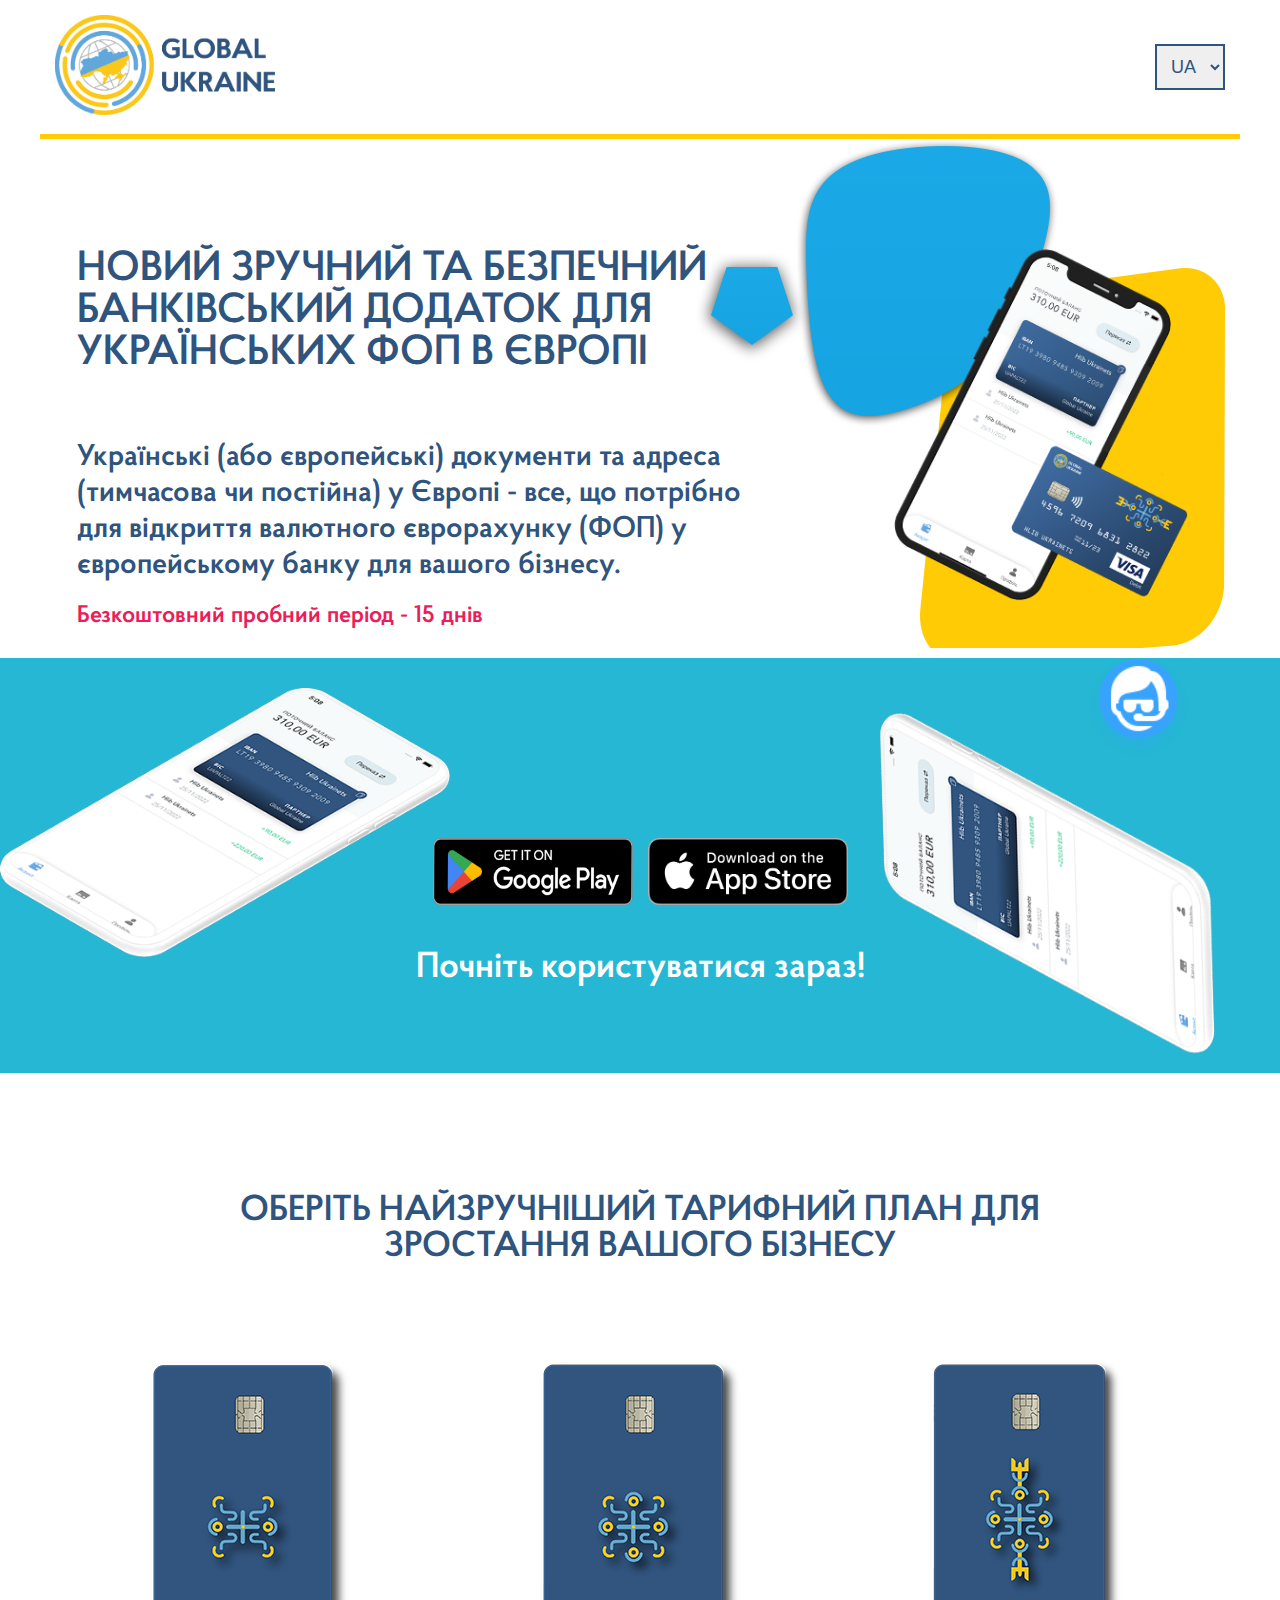
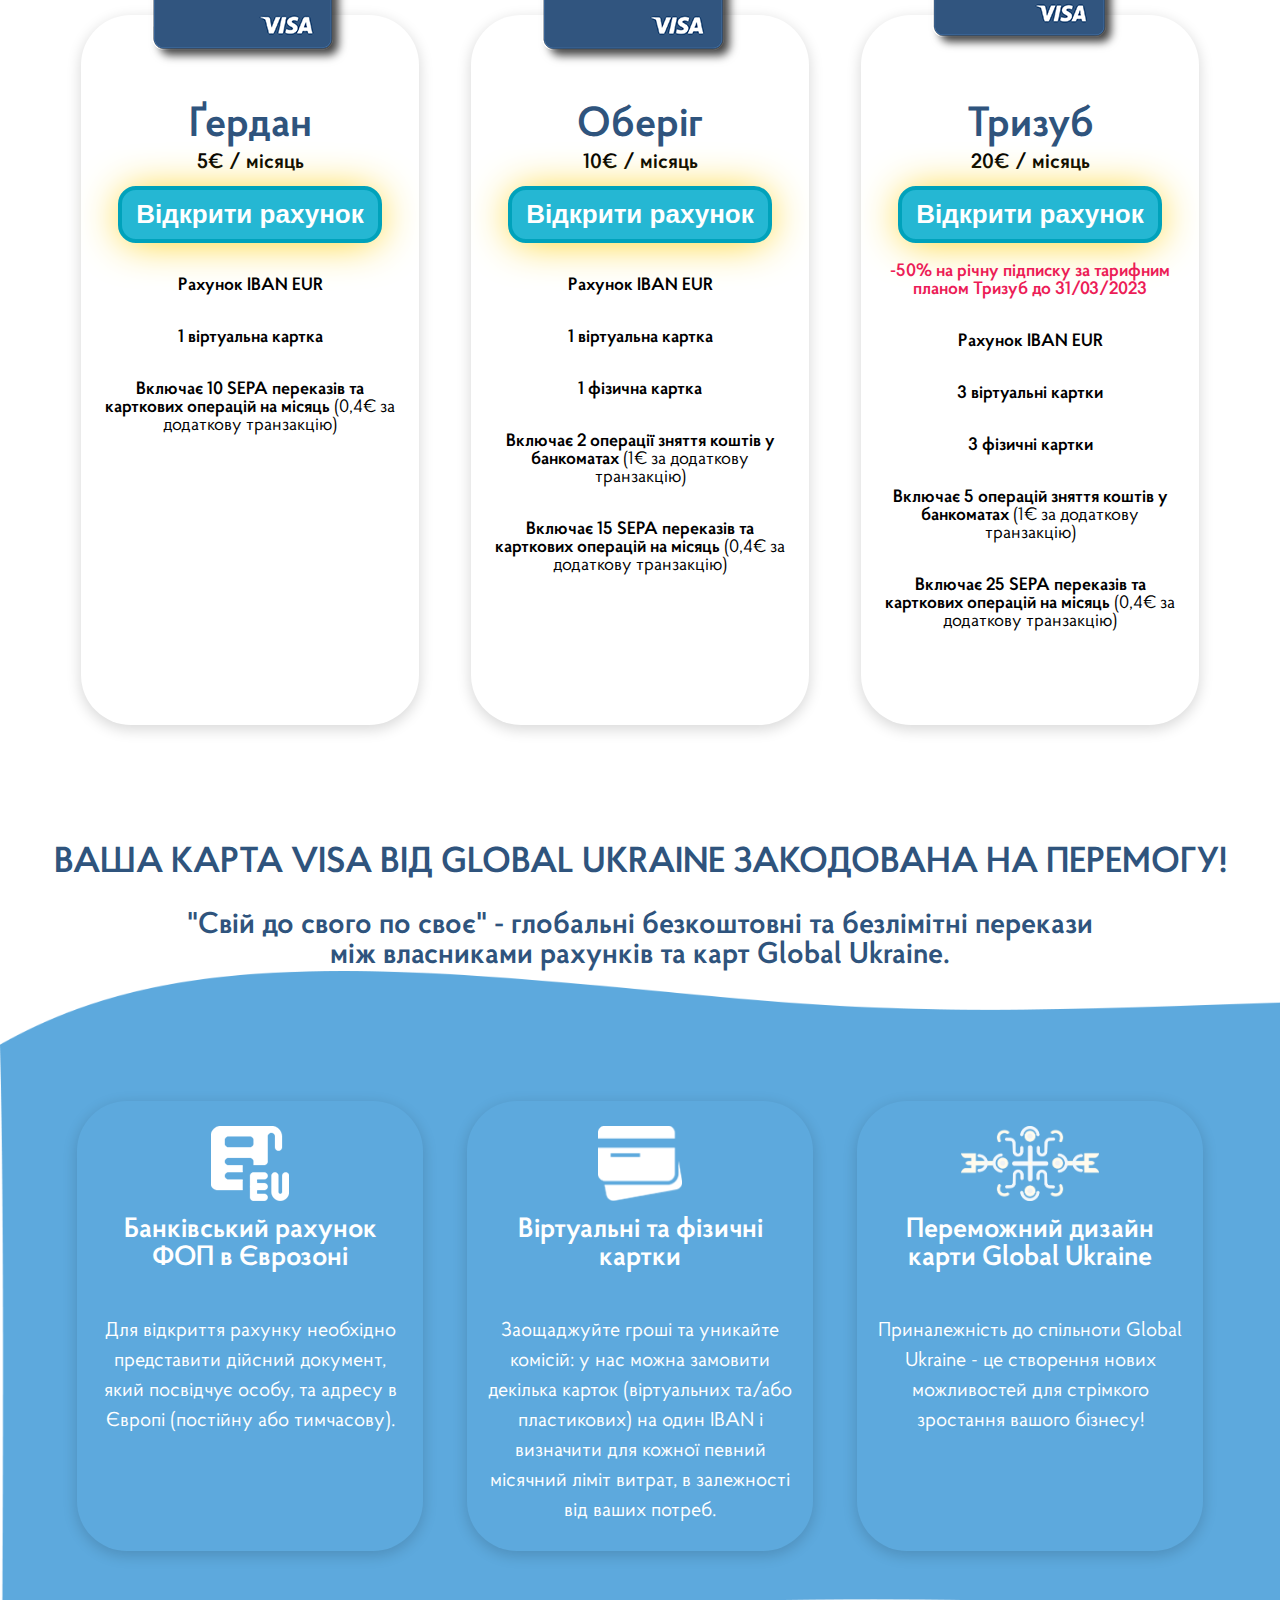
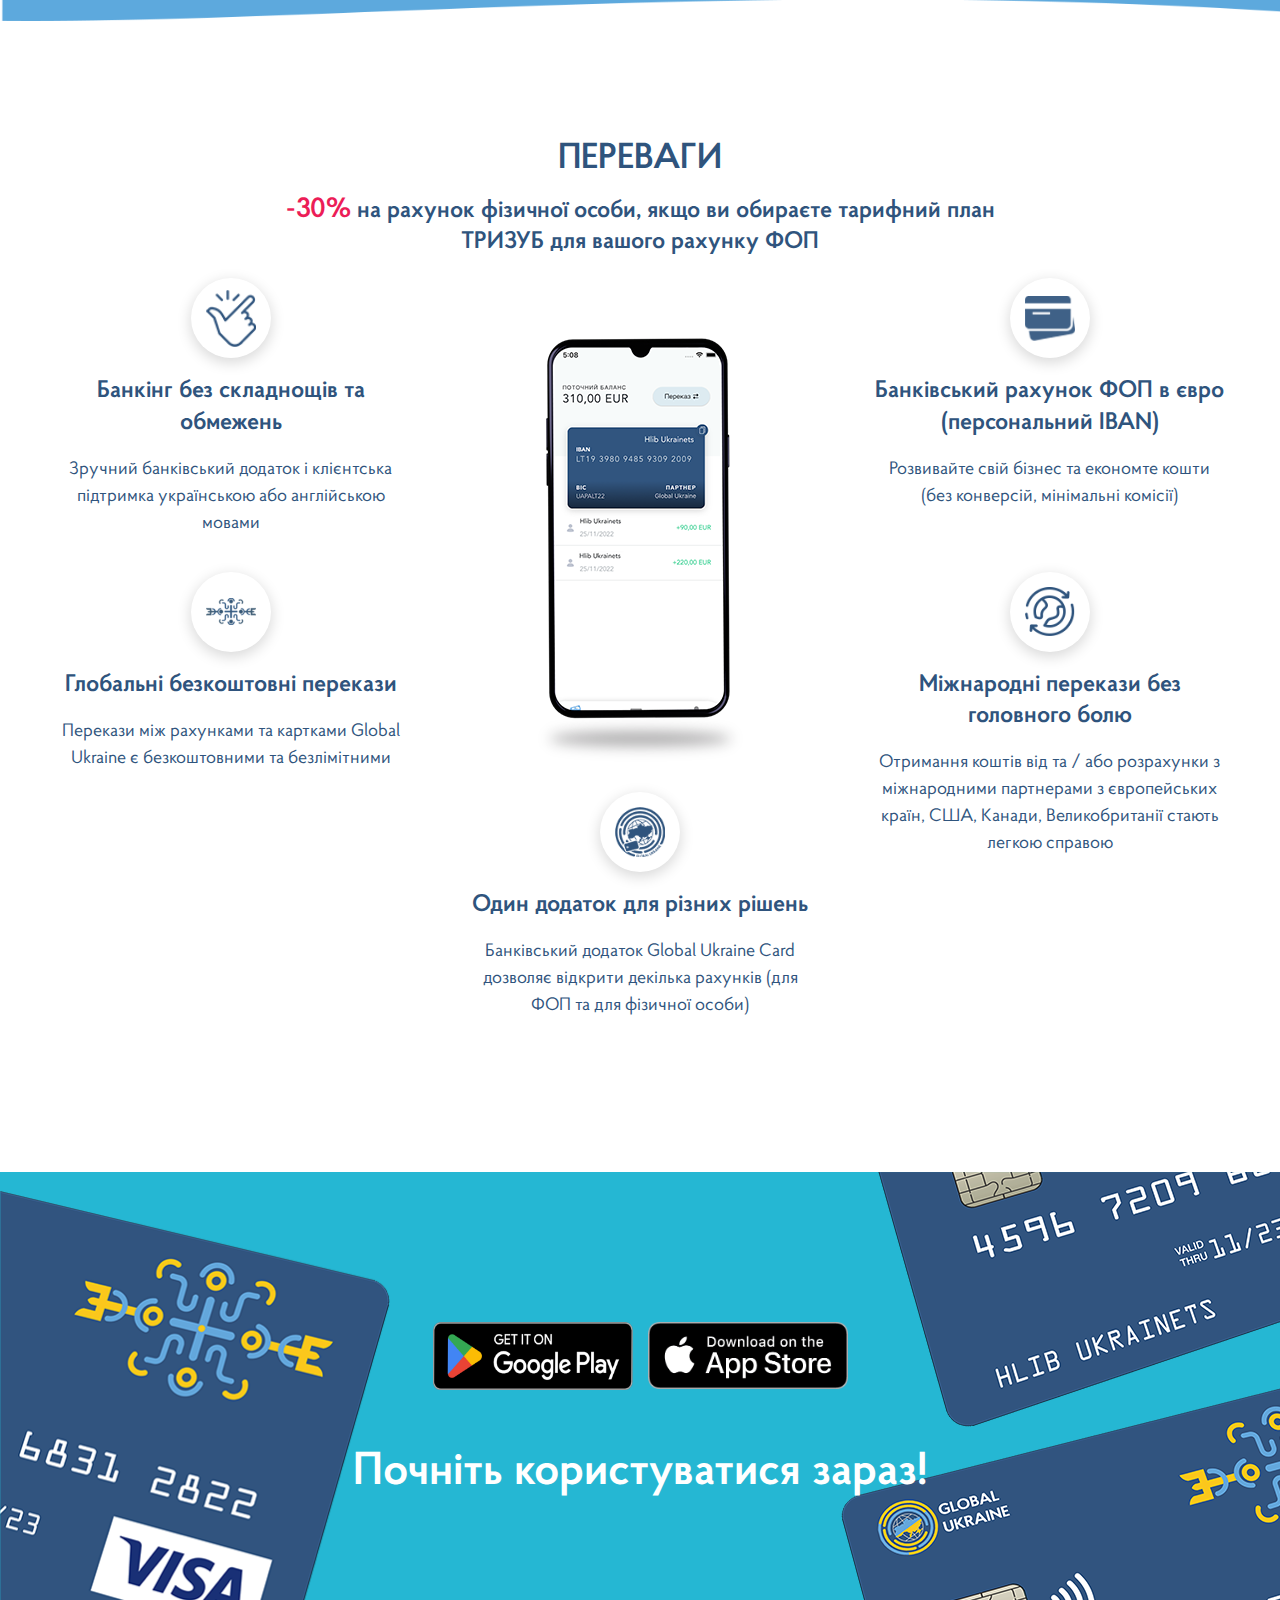
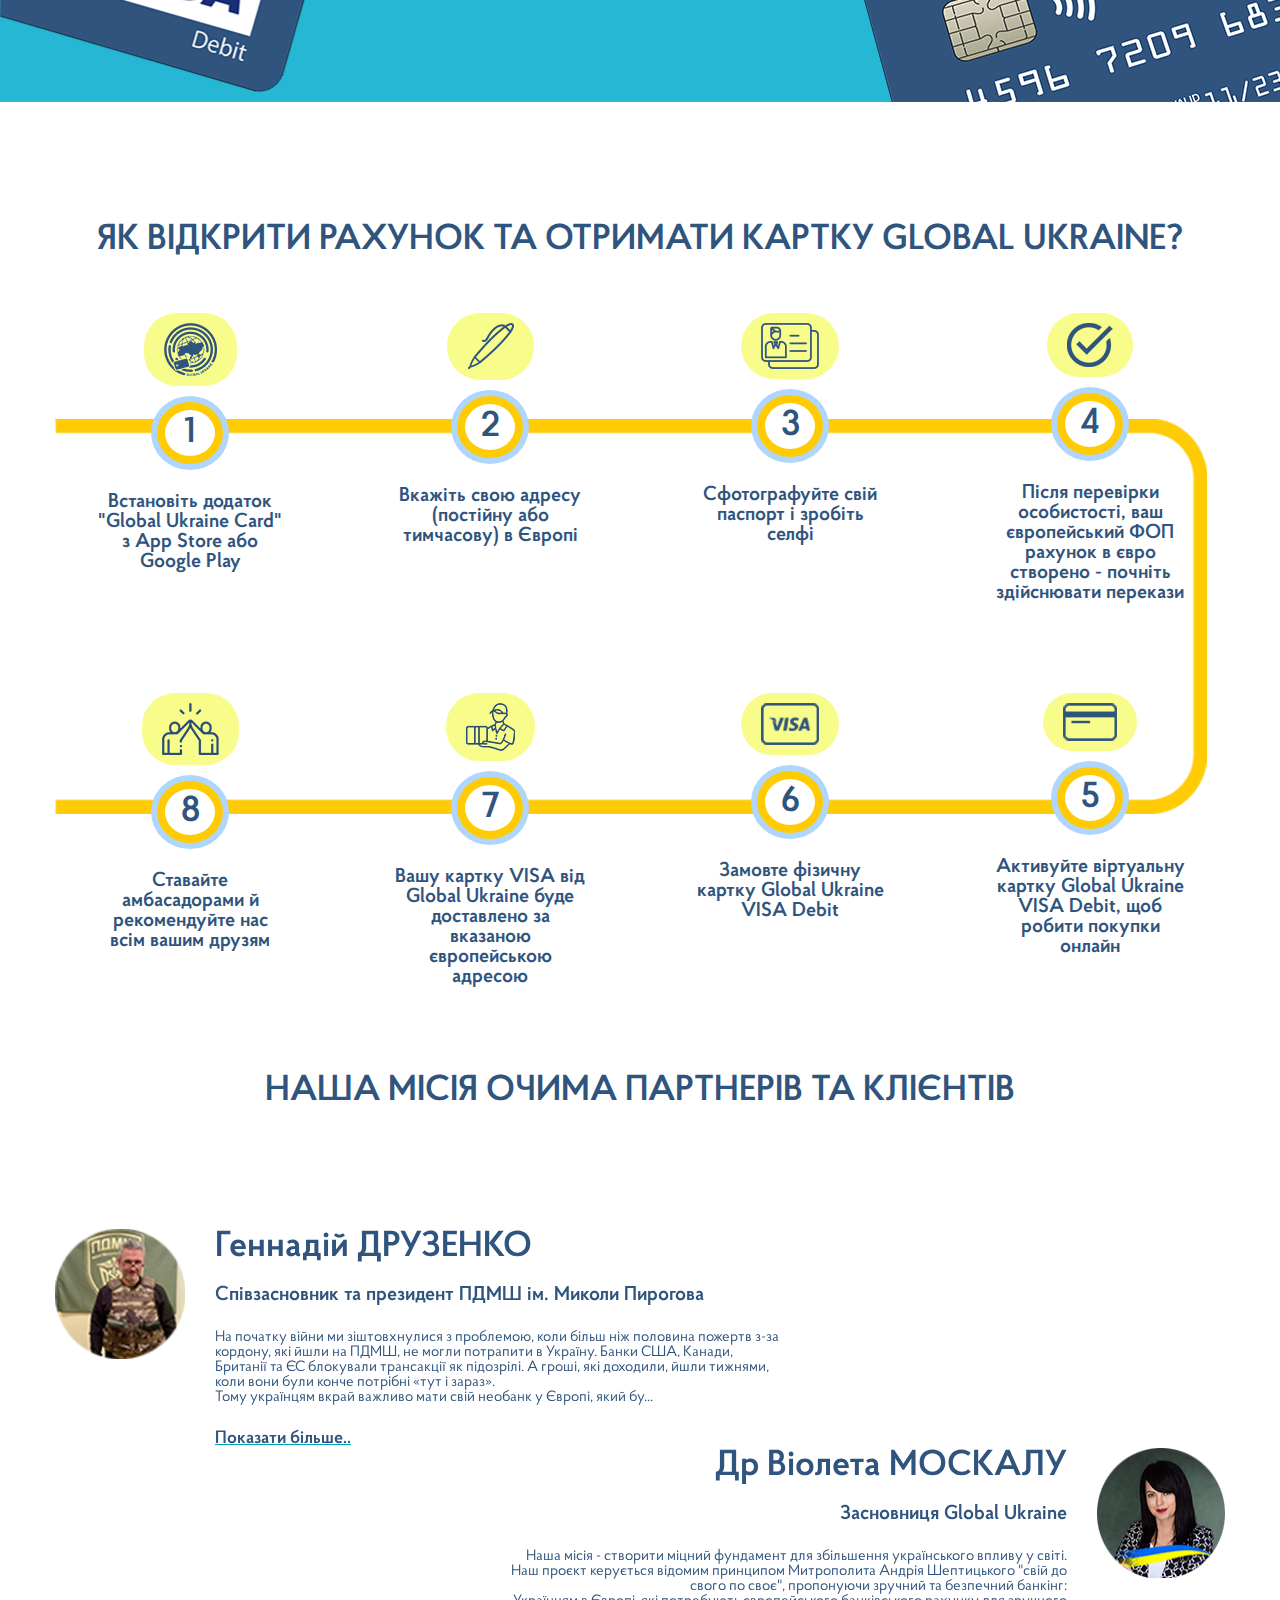
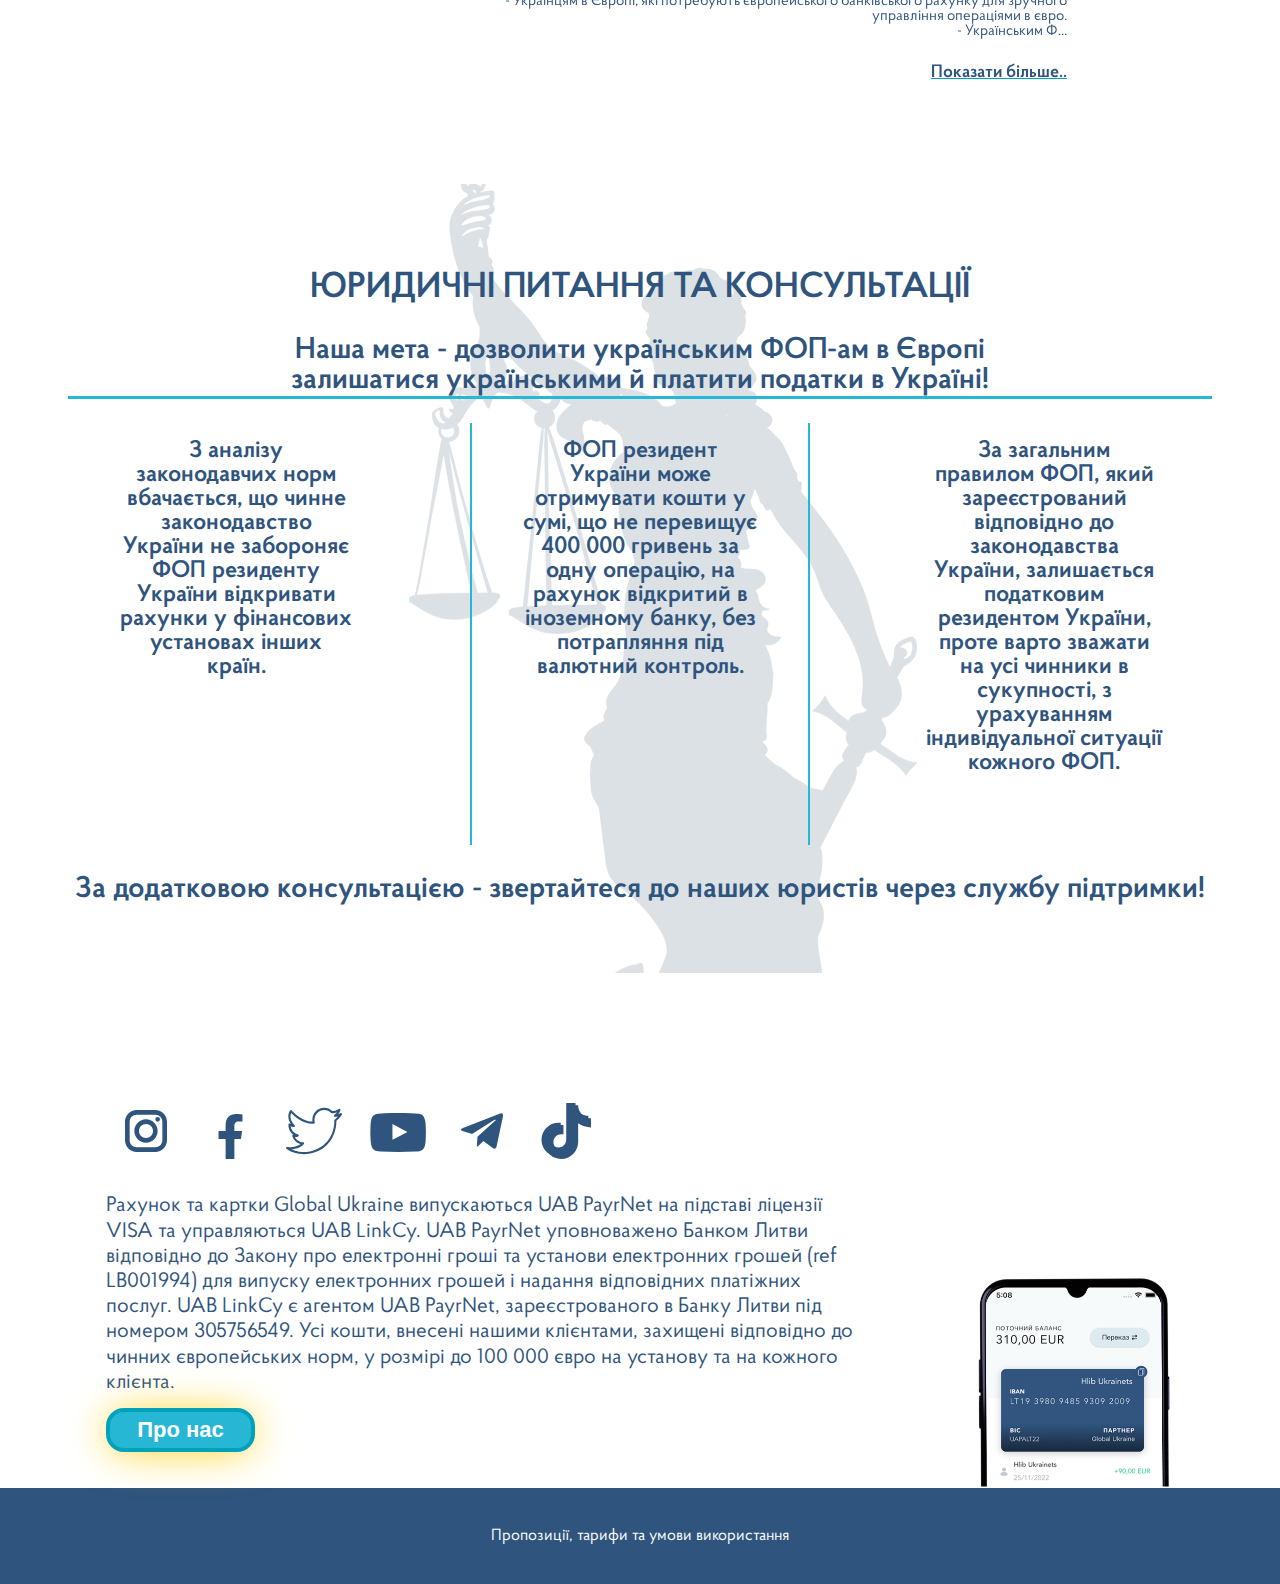
<file: index.html>
<!DOCTYPE html>
<html lang="en">

<head>
    <title>Global Ukraine Card</title>
    <meta name="viewport" content="width=device-width, initial-scale=1.0, user-scalable=0" />
    <meta name="facebook-domain-verification" content="pji1j8qeykioiblkgqrdw10zusdeo8" />
    <link rel="stylesheet" href="css/styles.css">
    <link rel="stylesheet" href="css/button.css">
    <link rel="stylesheet" href="dist/simpleSlider.min.css">
    <script src="dist/simpleSlider.min.js"></script>
</head>

<body>

    <div class="mymodal">

    </div>
    <div class="support-bar">
        <h3 class="support-bar__title lng-back-title">Служба підтримки</h3>
        <ul class="support-bar__list">
            <a href="https://t.me/globalukrcardbot" target="_blank">
                <li>
                    <p>Telegram</p>
                    <svg class="support-bar__list-item" viewBox="0 0 30 30">
                        <path
                            d="M 25.154297 3.984375 C 24.829241 3.998716 24.526384 4.0933979 24.259766 4.2011719 C 24.010014 4.3016357 23.055766 4.7109106 21.552734 5.3554688 C 20.048394 6.0005882 18.056479 6.855779 15.931641 7.7695312 C 11.681964 9.5970359 6.9042108 11.654169 4.4570312 12.707031 C 4.3650097 12.746607 4.0439208 12.849183 3.703125 13.115234 C 3.3623292 13.381286 3 13.932585 3 14.546875 C 3 15.042215 3.2360676 15.534319 3.5332031 15.828125 C 3.8303386 16.121931 4.144747 16.267067 4.4140625 16.376953 C 5.3912284 16.775666 8.4218473 18.015862 8.9941406 18.25 C 9.195546 18.866983 10.29249 22.222526 10.546875 23.044922 C 10.714568 23.587626 10.874198 23.927519 11.082031 24.197266 C 11.185948 24.332139 11.306743 24.45034 11.453125 24.542969 C 11.511635 24.579989 11.575789 24.608506 11.640625 24.634766 L 11.644531 24.636719 C 11.659471 24.642719 11.67235 24.652903 11.6875 24.658203 C 11.716082 24.668202 11.735202 24.669403 11.773438 24.677734 C 11.925762 24.726927 12.079549 24.757812 12.216797 24.757812 C 12.80196 24.757814 13.160156 24.435547 13.160156 24.435547 L 13.181641 24.419922 L 16.191406 21.816406 L 19.841797 25.269531 C 19.893193 25.342209 20.372542 26 21.429688 26 C 22.057386 26 22.555319 25.685026 22.875 25.349609 C 23.194681 25.014192 23.393848 24.661807 23.478516 24.21875 L 23.478516 24.216797 C 23.557706 23.798129 26.921875 6.5273437 26.921875 6.5273438 L 26.916016 6.5507812 C 27.014496 6.1012683 27.040303 5.6826405 26.931641 5.2695312 C 26.822973 4.8564222 26.536648 4.4608905 26.181641 4.2480469 C 25.826669 4.0352506 25.479353 3.9700339 25.154297 3.984375 z M 24.966797 6.0742188 C 24.961997 6.1034038 24.970391 6.0887279 24.962891 6.1230469 L 24.960938 6.1347656 L 24.958984 6.1464844 C 24.958984 6.1464844 21.636486 23.196371 21.513672 23.845703 C 21.522658 23.796665 21.481573 23.894167 21.439453 23.953125 C 21.379901 23.91208 21.257812 23.859375 21.257812 23.859375 L 21.238281 23.837891 L 16.251953 19.121094 L 12.726562 22.167969 L 13.775391 17.96875 C 13.775391 17.96875 20.331562 11.182109 20.726562 10.787109 C 21.044563 10.471109 21.111328 10.360953 21.111328 10.251953 C 21.111328 10.105953 21.035234 10 20.865234 10 C 20.712234 10 20.506484 10.14875 20.396484 10.21875 C 18.963383 11.132295 12.671823 14.799141 9.8515625 16.439453 C 9.4033769 16.256034 6.2896636 14.981472 5.234375 14.550781 C 5.242365 14.547281 5.2397349 14.548522 5.2480469 14.544922 C 7.6958673 13.491784 12.47163 11.434667 16.720703 9.6074219 C 18.84524 8.6937992 20.838669 7.8379587 22.341797 7.1933594 C 23.821781 6.5586849 24.850125 6.1218894 24.966797 6.0742188 z" />
                    </svg>
                </li>
            </a>

        </ul>
        <button class="back-button lng-back">Назад</button>
    </div>
    <div class="callback-bt">
        <div class="text-call">
            <span class="lng-call-tg">Служба<br>підтримки</span>
        </div>
    </div>
    <header class="header">
        <a href="https://www.global-ukraine.org/" target="_blank"><img class="logo" src="img/logo.png" alt="logo"></a>
        <select class="change-lang">
            <option value="ua" selected>UA</option>
            <option value="en">EN</option>
        </select>
    </header>
    <div class="wrapper">
        <!-- <div class="head-btns">
            <a href="https://www.global-ukraine.org/global-ukraine-foundation/about" target="_blank">
                <button class="main-button lng-head-btn-first">Про Global Ukraine</button>
            </a>
            <a href="https://www.global-ukraine.org/" target="_blank">
                <button class="main-button lng-head-btn-second">Новини Global Ukraine</button>
            </a>
        </div> -->
        <section class="possibility">
            <div class="possibility__text">
                <h2 class="possibility__text-title element-animation lng-mainSlide-title">
                    Global Ukraine Card відкриває Європу для Українського бізнесу!
                </h2>
                <p class="possibility__text-description element-animation lng-mainSlide-text">
                    Відкрийте рахунок в Європі для вашого ФОПа на Українські документи. Користуйтесь перші 15 днів
                    БЕЗКОШТОВНО.
                </p>
                <p class="possibility__text-sale element-animation lng-mainSlide-sale">
                    Безкоштовний пробний період - 15 днів
                </p>
                <!-- <div class="marketplace-top">
                    <div class="marketplace__container">
                        <a class="playmarket"
                            href="https://play.google.com/store/apps/details?id=com.linkcy_globalukraine"
                            target="_blank"><img class="marketplace__container-img" src="img/google-play-badge.png"
                                alt="google-play">
                        </a>
                    </div>
                    <div class="marketplace__container">
                        <a class="appstore" href="https://apps.apple.com/ua/app/global-ukraine-card/id1644881416?l=uk"
                            target="_blank">
                            <img class="marketplace__container-img" src="img/apple-store-badge.png" alt="apple-store"
                                target="_blank">
                        </a>
                    </div>
                </div> -->
            </div>
            <div class="possibility__img">
                <img class="possibility__img-card" src="img/main-slider1.png" alt="card">
            </div>
        </section>
    </div>
    <section class="animation-action">
        <div class="animation-action__martketplace" id="animation-action__martketplace">
            <div class="marketplace__container">
                <a class="playmarket" href="https://play.google.com/store/apps/details?id=com.linkcy_globalukraine"
                    target="_blank"><img class="marketplace__container-img" src="img/google-play-badge.png"
                        alt="google-play">
                </a>
            </div>
            <div class="marketplace__container">
                <a class="appstore" href="https://apps.apple.com/ua/app/global-ukraine-card/id1644881416?l=uk"
                    target="_blank">
                    <img class="marketplace__container-img" src="img/apple-store-badge.png" alt="apple-store"
                        target="_blank">
                </a>
            </div>
        </div>
        <h3 class="animation-action__title lng-animationAction-title">Почніть користуватися зараз!</h3>

        <img class="animation-action__mockup act-mockup-first" src="img/animation-action-mockup1.png" alt="mockup-1">
        <img class="animation-action__mockup act-mockup-second" src="img/animation-action-mockup3.png" alt="mockup-2">
    </section>
    <section class="tarifs">
        <h1 class="main-title lng-tarifs-title">ОБЕРІТЬ НАЙЗРУЧНІШИЙ ТАРИФНИЙ ПЛАН ДЛЯ <br>ЗРОСТАННЯ ВАШОГО БІЗНЕСУ</h1>
        <div class="tarifs-net wrapper">
            <div class="tarifs-net__item">
                <img src="img/tarif1.png" alt="gerdan">
                <h4 class="tarifs-net__item-title lng-tarifs-item1-name">Ґердан</h4>
                <h5 class="tarifs-net__item-desc lng-tarifs-item1-price">5€ / місяць</h5>
                <a href="#animation-action__martketplace">
                    <button class="tarifs-net__item-btn lng-btn-get1">Відкрити рахунок</button>
                </a>
                <ul class="tarifs-net__item-adv lng-tarifs-item1-text">
                    <li>Рахунок IBAN EUR</li>
                    <li>1 віртуальна картка </li>
                    <li>Включає 10 SEPA переказів та карткових операцій на місяць
                        <span class="tarifs-highlight">(0,4€ за додаткову транзакцію)</span>
                    </li>
                </ul>
            </div>

            <div class="tarifs-net__item">
                <img src="img/tarif2.png" alt="gerdan">
                <h4 class="tarifs-net__item-title lng-tarifs-item2-name">Оберіг</h4>
                <h5 class="tarifs-net__item-desc lng-tarifs-item2-price">10€ / місяць</h5>
                <a href="#animation-action__martketplace">
                    <button class="tarifs-net__item-btn lng-btn-get2">Відкрити рахунок</button>
                </a>
                <ul class="tarifs-net__item-adv lng-tarifs-item2-text">
                    <li>Рахунок IBAN EUR</li>
                    <li>1 віртуальна картка </li>
                    <li>1 фізична картка</li>
                    <li>Включає 2 операції зняття коштів у банкоматах <span class="tarifs-highlight">(1€ за
                            додаткову транзакцію)</span></li>
                    <li> Включає 15 SEPA переказів та карткових операцій на місяць<span class="tarifs-highlight">
                            (0,4€ за додаткову транзакцію)</span></li>
                </ul>
            </div>

            <div class="tarifs-net__item">
                <img src="img/tarif3.png" alt="gerdan">
                <h4 class="tarifs-net__item-title lng-tarifs-item3-name">Тризуб</h4>
                <h5 class="tarifs-net__item-desc lng-tarifs-item3-price">20€ / місяць</h5>
                <a href="#animation-action__martketplace">
                    <button class="tarifs-net__item-btn lng-btn-get3">Відкрити рахунок
                    </button>
                </a>
                <h5 class="tarifs-net__item-sale lng-tarifs-item3-sale">-50% на річну підписку за тарифним планом Тризуб
                    до 31/03/2023</h5>
                <ul class="tarifs-net__item-adv lng-tarifs-item3-text">
                    <li>Рахунок IBAN EUR</li>
                    <li>3 віртуальні картки </li>
                    <li>3 фізичні картки</li>
                    <li>Включає 5 операцій зняття коштів у банкоматах <span class="tarifs-highlight">(1€ за
                            додаткову транзакцію)</span></li>
                    <li>Включає 25 SEPA переказів та карткових операцій на місяць
                        <span class="tarifs-highlight">(0,4€ за додаткову транзакцію)</span>
                    </li>
                </ul>
            </div>
        </div>
    </section>
    <h1 class="main-title lng-fopAdvantages-title">ВАША КАРТА VISA ВІД GLOBAL UKRAINE ЗАКОДОВАНА НА ПЕРЕМОГУ!</h1>
    <h2 class="under-title lng-fopAdvantages-text">"Свій до свого по своє" - глобальні безкоштовні та безлімітні
        перекази між власниками
        рахунків та карт Global Ukraine.</h2>
    <section class="fop-advantages">
        <div class="fop-advantages__items-block wrapper">
            <div class="fop-advantages__item">
                <img class="fop-advantages__item-img" src="img/fop-adv-first.png" alt="icon1">
                <h3 class="fop-advantages__item-title lng-fopAdvantages-item-title1">Банківсьий рахунок ФОП в Єврозоні
                </h3>
                <p class="fop-advantages__item-text lng-fopAdvantages-item-text1">Для відкриття рахунку необхідно
                    представити дійсний документ,
                    який
                    посвідчує особу, та адресу в Європі (постійну або тимчасову).</p>
            </div>
            <div class="fop-advantages__item">
                <img class="fop-advantages__item-img" src="img/fop-adv-second.png" alt="icon2">
                <h3 class="fop-advantages__item-title lng-fopAdvantages-item-title2">Банківсьий рахунок ФОП в Єврозоні
                </h3>
                <p class="fop-advantages__item-text lng-fopAdvantages-item-text2">Заощаджуйте гроші та уникайте комісій:
                    у нас можна замовити
                    декілька карток (віртуальних та/або пластикових) на один IBAN і визначити для кожної певний місячний
                    ліміт витрат, в залежності від ваших потреб.</p>
            </div>
            <div class="fop-advantages__item">
                <img class="fop-advantages__item-img" src="img/fop-adv-third.png" alt="icon3">
                <h3 class="fop-advantages__item-title lng-fopAdvantages-item-title3">Переможний дизайн карти Global
                    Ukraine</h3>
                <p class="fop-advantages__item-text lng-fopAdvantages-item-text3">Приналежність до спільноти Global
                    Ukraine - це створення нових
                    можливостей для стрімкого зростання вашого бізнесу!</p>
            </div>
        </div>
    </section>
    <section class="advantages">
        <h1 class="main-title lng-advantages-title">Переваги</h1>
        <h3 class="advantages-net__item-title-sale lng-advantages-sale"><span>-30%</span> на рахунок фізичної особи,
            якщо ви обираєте
            тарифний план
            ТРИЗУБ для вашого рахунку ФОП</h3>
        <div class="advantages-net wrapper">
            <div class="advantages-net__item adv-item-1">
                <div class="advantages-net__item-img">
                    <img src="img/adv-first.png" alt="adv-icon">
                </div>
                <h3 class="advantages-net__item-title lng-advantages-title-item1">Банкінг без складнощів та обмежень
                </h3>
                <p class="advantages-net__item-text lng-advantages-text-item1">Зручний банківський додаток і клієнтська
                    підтримка українською
                    мовою.</p>
            </div>
            <div class="advantages-net__item adv-item-2">
                <div class="advantages-net__item-img">
                    <img src="img/adv-second.png" alt="adv-icon">
                </div>
                <h3 class="advantages-net__item-title lng-advantages-title-item2">Глобальні безкоштовні перекази</h3>
                <p class="advantages-net__item-text lng-advantages-text-item2">Перекази між рахунками та картками Global
                    Ukraine є
                    безкоштовними
                    та безлімітними</p>
            </div>
            <div class="advantages-net__item adv-item-3">
                <div class="advantages-net__item-img">
                    <img src="img/adv-third.png" alt="adv-icon">
                </div>
                <h3 class="advantages-net__item-title lng-advantages-title-item3">Банківський рахунок ФОП в євро
                    (персональний IBAN)</h3>
                <p class="advantages-net__item-text lng-advantages-text-item3">Розвивайте свій бізнес та економте кошти
                    (без конверсій,
                    мінімальні
                    комісії)</p>
            </div>
            <div class="advantages-net__item-container-img">
                <img src="img/adv-main-mockup.png" alt="adv-main-mockup">
            </div>
            <div class="advantages-net__item adv-item-4">
                <div class="advantages-net__item-img">
                    <img src="img/adv-fourth.png" alt="adv-icon">
                </div>
                <h3 class="advantages-net__item-title lng-advantages-title-item4">Міжнародні перекази без головного болю
                </h3>
                <p class="advantages-net__item-text lng-advantages-text-item4">Отримання коштів від та / або розрахунки
                    з міжнародними
                    партнерами
                    з європейських країн, США, Канади, Великобританії стають легкою справою</p>
            </div>
            <div class="advantages-net__item adv-item-5">
                <div class="advantages-net__item-img">
                    <img src="img/adv-fifth.png" alt="adv-icon">
                </div>
                <h3 class="advantages-net__item-title lng-advantages-title-item5">Один додаток для різних рішень</h3>
                <p class="advantages-net__item-text lng-advantages-text-item5">Банківський додаток Global Ukraine Card
                    дозволяє відкрити
                    декілька
                    рахунків (для ФОП та для фізичної особи)</p>
            </div>
        </div>

    </section>
    <section class="animation-marketplaces">

        <div class="animation-marketplaces__martketplace">
            <div class="marketplace__container">
                <a class="playmarket" href="https://play.google.com/store/apps/details?id=com.linkcy_globalukraine"
                    target="_blank"><img class="marketplace__container-img" src="img/google-play-badge.png"
                        alt="google-play">
                </a>
            </div>
            <div class="marketplace__container">
                <a class="appstore" href="https://apps.apple.com/ua/app/global-ukraine-card/id1644881416?l=uk"
                    target="_blank">
                    <img class="marketplace__container-img" src="img/apple-store-badge.png" alt="apple-store"
                        target="_blank">
                </a>
            </div>
        </div>

        <h3 class="animation-marketplaces__title lng-marketplace-text-title">Почніть користуватися зараз!</h3>
        <img class="animation-marketplaces__mockup mrktp-mockup-first" src="img/animation-marketplace-mockup1.png"
            alt="mockup-1">
        <img class="animation-marketplaces__mockup mrktp-mockup-second" src="img/animation-marketplace-mockup2.png"
            alt="mockup-3">
        <img class="animation-marketplaces__mockup mrktp-mockup-third" src="img/animation-marketplace-mockup3.png"
            alt="mockup-3">
    </section>

    <section class="instruction">
        <h3 class="main-title lng-instruction-title">ЯК ВІДКРИТИ РАХУНОК ТА ОТРИМАТИ КАРТКУ<br>GLOBAL UKRAINE ?</h3>
        <div class="instruction__net wrapper">
            <div class="instruction__net-item">
                <div class="instruction__net-item-imgcomtainer">
                    <img src="img/how-start-icon1.png" alt="icon1">
                </div>
                <div class="instruction__net-item-numcomtainer">
                    <p>1</p>
                </div>
                <h3 class="instruction__net-item-title lng-instruction-item1">
                    Встановіть додаток "Global Ukraine Card" з App Store або Google Play
                </h3>
            </div>
            <div class="instruction__net-item">
                <div class="instruction__net-item-imgcomtainer">
                    <img src="img/how-start-icon2.png" alt="icon1">
                </div>
                <div class="instruction__net-item-numcomtainer">
                    <p>2</p>
                </div>
                <h3 class="instruction__net-item-title lng-instruction-item2">
                    Вкажіть свою адресу (постійну або тимчасову) в Європі
                </h3>
            </div>
            <div class="instruction__net-item">
                <div class="instruction__net-item-imgcomtainer">
                    <img src="img/how-start-icon3.png" alt="icon1">
                </div>
                <div class="instruction__net-item-numcomtainer">
                    <p>3</p>
                </div>
                <h3 class="instruction__net-item-title lng-instruction-item3">
                    Сфотографуйте свій паспорт і зробіть селфі
                </h3>
            </div>
            <div class="instruction__net-item">
                <div class="instruction__net-item-imgcomtainer">
                    <img src="img/how-start-icon4.png" alt="icon1">
                </div>
                <div class="instruction__net-item-numcomtainer">
                    <p>4</p>
                </div>
                <h3 class="instruction__net-item-title lng-instruction-item4">
                    Після перевірки особистості, ваш європейський ФОП рахунок в євро створено - почніть здійснювати
                    перекази
                </h3>
            </div>
            <div class="instruction__net-item">
                <div class="instruction__net-item-imgcomtainer">
                    <img src="img/how-start-icon8.png" alt="icon1">
                </div>
                <div class="instruction__net-item-numcomtainer">
                    <p>8</p>
                </div>
                <h3 class="instruction__net-item-title lng-instruction-item8">
                    Ставайте амбасадорами й рекомендуйте нас всім вашим друзям
                </h3>
            </div>
            <div class="instruction__net-item">
                <div class="instruction__net-item-imgcomtainer">
                    <img src="img/how-start-icon7.png" alt="icon1">
                </div>
                <div class="instruction__net-item-numcomtainer">
                    <p>7</p>
                </div>
                <h3 class="instruction__net-item-title lng-instruction-item7">
                    Вашу картку VISA від Global Ukraine буде доставлено за вказаною європейською адресою
                </h3>
            </div>
            <div class="instruction__net-item">
                <div class="instruction__net-item-imgcomtainer">
                    <img src="img/how-start-icon6.png" alt="icon1">
                </div>
                <div class="instruction__net-item-numcomtainer">
                    <p>6</p>
                </div>
                <h3 class="instruction__net-item-title lng-instruction-item6">
                    Замовте фізичну картку Global Ukraine VISA Debit
                </h3>
            </div>
            <div class="instruction__net-item">
                <div class="instruction__net-item-imgcomtainer">
                    <img src="img/how-start-icon5.png" alt="icon1">
                </div>
                <div class="instruction__net-item-numcomtainer">
                    <p>5</p>
                </div>
                <h3 class="instruction__net-item-title lng-instruction-item5">
                    Активуйте віртуальну картку Global Ukraine VISA Debit, щоб робити покупки онлайн
                </h3>
            </div>
        </div>
    </section>
    <section class="mission">
        <h1 class="main-title lng-mission-title">Наша місія очима партнерів та клієнтів</h1>
        <div class="mission__wrapper wrapper">
            <div class="simple-slider simple-slider-first">
                <div class="slider-wrapper">
                    <!-- <div class="slider-slide">
                        <div class="mission__item">
                            <img src="img/feedback1.png" alt="V Moskalu">
                            <div class="mission__item-info">
                                <h4 class="mission__item-info-name">Віолета Москалу</h4>
                                <h5 class="mission__item-info-description">Засновниця Global Ukraine</h5>
                                <p class="mission__item-info-text">Наша місія - створити міцний фундамент для
                                    збільшення
                                    українського впливу у світі. Наш проєкт керується відомим принципом Митрополита
                                    Андрія
                                    Шептицького "свій до свого по своє", пропонуючи зручний та безпечний банкінг: -
                                    Українцям в
                                    Європі, які потребують європейського банківського рахунку для зручного
                                    управління
                                    операціями в
                                    євро. - Українським ФОП-ам в Європі, які пр...</p>
                                <p class="mission__item-info-btn">Показати більше...</p>
                            </div>
                        </div>
                        <div class="mission__item rigth-item-mision">
                            <div class="mission__item-info rigth-item-mision-inf">
                                <h4 class="mission__item-info-name">Геннадій Друзенко</h4>
                                <h5 class="mission__item-info-description">Cпівзасновник та президент ПДМШ ім.
                                    Миколи
                                    Пирогова</h5>
                                <p class="mission__item-info-text">На початку війни ми зіштовхнулися з проблемою,
                                    коли
                                    більш ніж
                                    половина пожертв з-за кордону, які йшли на ПДМШ, не могли потрапити в Україну.
                                    Банки
                                    США,
                                    Канади, Британії та ЄС блокували трансакції як підозрілі. А гроші, які доходили,
                                    йшли тижнями,
                                    коли вони були конче потрібні «тут і зараз». Тому українцям вкрай важливо мати
                                    свій
                                    необанк у
                                    Європі, який буде ЄС-івським та...</p>
                                <p class="mission__item-info-btn">Показати більше...</p>
                            </div>
                            <img src="img/feedback2.png" alt="V Moskalu">
                        </div>
                        <div class="clear"></div>
                    </div>
                    <div class="slider-slide">
                        <div class="mission__item">
                            <img src="img/feedback1.png" alt="V Moskalu">
                            <div class="mission__item-info">
                                <h4 class="mission__item-info-name">Віолета Москалу</h4>
                                <h5 class="mission__item-info-description">Засновниця Global Ukraine</h5>
                                <p class="mission__item-info-text">Наша місія - створити міцний фундамент для
                                    збільшення
                                    українського впливу у світі. Наш проєкт керується відомим принципом Митрополита
                                    Андрія
                                    Шептицького "свій до свого по своє", пропонуючи зручний та безпечний банкінг: -
                                    Українцям в
                                    Європі, які потребують європейського банківського рахунку для зручного
                                    управління
                                    операціями в
                                    євро. - Українським ФОП-ам в Європі, які пр...</p>
                                <p class="mission__item-info-btn">Показати більше...</p>
                            </div>
                        </div>
                        <div class="mission__item rigth-item-mision">
                            <div class="mission__item-info rigth-item-mision-inf">
                                <h4 class="mission__item-info-name">Геннадій Друзенко</h4>
                                <h5 class="mission__item-info-description">Cпівзасновник та президент ПДМШ ім.
                                    Миколи
                                    Пирогова</h5>
                                <p class="mission__item-info-text">На початку війни ми зіштовхнулися з проблемою,
                                    коли
                                    більш ніж
                                    половина пожертв з-за кордону, які йшли на ПДМШ, не могли потрапити в Україну.
                                    Банки
                                    США,
                                    Канади, Британії та ЄС блокували трансакції як підозрілі. А гроші, які доходили,
                                    йшли тижнями,
                                    коли вони були конче потрібні «тут і зараз». Тому українцям вкрай важливо мати
                                    свій
                                    необанк у
                                    Європі, який буде ЄС-івським та...</p>
                                <p class="mission__item-info-btn">Показати більше...</p>
                            </div>
                            <img src="img/feedback2.png" alt="V Moskalu">
                        </div>
                        <div class="clear"></div>
                    </div> -->
                </div>
                <!--Pagination (Not required)-->

            </div>

            <!-- <div class="slider-pagination"></div> -->

            <!-- Buttons (Not required) -->
            <!-- <div class="slider-btn slider-btn-prev"></div>
            <div class="slider-btn slider-btn-next"></div> -->
        </div>
        </div>
    </section>

    <section class="rules">
        <h1 class="main-title lng-rule-title">ЮРИДИЧНІ ПИТАННЯ ТА КОНСУЛЬТАЦІЇ</h1>
        <h2 class="under-title lng-rule-subtitle">Наша мета - дозволити українським ФОП-ам в Європі залишатися
            українськими й платити
            податки в Україні !</h2>
        <div class="rules-list wrapper">
            <div class="rules-list__item">
                <p class="lng-rule-item1">З аналізу законодавчих норм вбачається, що чинне законодавство України не
                    забороняє ФОП
                    резиденту
                    України відкривати рахунки у фінансових установах інших країн.</p>
            </div>
            <div class="rules-list__item">
                <p class="lng-rule-item2">ФОП резидент України може отримувати кошти у сумі, що не перевищує 400 000
                    гривень за
                    одну операцію,
                    на рахунок відкритий в іноземному банку, без потрапляння під валютний контроль.</p>
            </div>
            <div class="rules-list__item">
                <p class="lng-rule-item3">За загальним правилом ФОП, який зареєстрований відповідно до законодавства
                    України,
                    залишається
                    податковим резидентом України, проте варто зважати на усі чинники в сукупності, з урахуванням
                    індивідуальної ситуації кожного ФОП. </p>
            </div>
        </div>
        <h2 class="under-title  lng-rule-tip">За додатковою консультацією - звертайтеся до наших юристів через службу
            підтримки
            !</h2>
    </section>
    <footer class="footer">
        <div class="footer-top wrapper">
            <div class="footer-top__info">
                <div class="footer__links">
                    <ul class="social-media-links__list bottom-list">
                        <li class="social-media-links__item">
                            <a href="https://www.instagram.com/globalukraine/?fbclid=IwAR27L29mzb6L9waqSc9TebAfcbttoH6CAVBHXNOML3eEXoX_q9BW6eXjNs4"
                                target="_blank">
                                <svg class="social-media-links__img" xmlns="http://www.w3.org/2000/svg"
                                    viewBox="0 0 24 24">
                                    <path
                                        d="M 8 3 C 5.243 3 3 5.243 3 8 L 3 16 C 3 18.757 5.243 21 8 21 L 16 21 C 18.757 21 21 18.757 21 16 L 21 8 C 21 5.243 18.757 3 16 3 L 8 3 z M 8 5 L 16 5 C 17.654 5 19 6.346 19 8 L 19 16 C 19 17.654 17.654 19 16 19 L 8 19 C 6.346 19 5 17.654 5 16 L 5 8 C 5 6.346 6.346 5 8 5 z M 17 6 A 1 1 0 0 0 16 7 A 1 1 0 0 0 17 8 A 1 1 0 0 0 18 7 A 1 1 0 0 0 17 6 z M 12 7 C 9.243 7 7 9.243 7 12 C 7 14.757 9.243 17 12 17 C 14.757 17 17 14.757 17 12 C 17 9.243 14.757 7 12 7 z M 12 9 C 13.654 9 15 10.346 15 12 C 15 13.654 13.654 15 12 15 C 10.346 15 9 13.654 9 12 C 9 10.346 10.346 9 12 9 z" />
                                </svg>
                            </a>
                        </li>
                        <li class="social-media-links__item">
                            <a href="https://www.facebook.com/GlobalUkraineFoundation" target="_blank">
                                <svg class="social-media-links__img" aria-label="Facebook" role="img"
                                    viewBox="0 0 512 512">
                                    <path
                                        d="M355.6 330l11.4-74h-71v-48c0-20.2 9.9-40 41.7-40H370v-63s-29.3-5-57.3-5c-58.5 0-96.7 35.4-96.7 99.6V256h-65v74h65v182h80V330h59.6z" />
                                </svg>
                            </a>
                        </li>
                        <li class="social-media-links__item">
                            <a href="https://twitter.com/GlobalUA?fbclid=IwAR0TxBJMLBrWPrCfZCfJ5r45WaQCuM9AUTK-Zi2PFsWSVutqNgUXdq2_gKY"
                                target="_blank">
                                <svg class="social-media-links__img" enable-background="new 0 0 211.405 175.0664"
                                    id="twiter" version="1.1" viewBox="0 0 211.405 175.0664" xml:space="preserve">
                                    <path
                                        d="M209.647,20.4548c-1.416-0.9588-3.2908-0.91-4.658,0.1232c-1.7952,1.3612-4.7168,2.4412-7.8616,3.2732  c8.1896-9.1756,8.3656-15.3024,8.2776-16.7128c-0.092-1.4548-0.9688-2.746-2.2892-3.3672c-1.324-0.6248-2.8748-0.4724-4.0548,0.3828  c-9.2108,6.6956-18.3864,8.1096-23.8436,8.252C166.8426,4.3924,155.9634,0,144.3894,0c-24.7832,0-44.9456,20.4316-44.9456,45.5448  c0,2.158,0.1504,4.3164,0.4512,6.4512c-42.9512-0.4864-77.83-41.6408-78.1892-42.0704c-0.838-1.002-2.1132-1.5372-3.416-1.422  C16.987,8.6172,15.821,9.3572,15.1686,10.49c-12.3612,21.4436-4.09,40.2776,3.4708,51.0608c-1.338-0.7132-2.422-1.416-3.0684-1.8928  c-1.2012-0.8944-2.8048-1.0428-4.1544-0.3808c-1.3476,0.664-2.2088,2.0236-2.2344,3.5252  c-0.334,20.432,9.502,32.1368,18.748,38.6076c-1.2324-0.1172-2.4844,0.3416-3.3396,1.2716  c-0.9612,1.0448-1.2988,2.5196-0.8848,3.8768c6.3868,20.9084,22.072,28.0116,32.0528,30.422  c-20.5216,15.9744-50.7188,10.834-51.0528,10.7752c-1.8224-0.322-3.6252,0.6368-4.3672,2.3284  c-0.7424,1.6892-0.2344,3.6696,1.2344,4.7888c21.66,16.5312,47.5664,20.1936,66.2812,20.1936  c14.1544-0.002,24.1992-2.098,25.16-2.3068c94.7912-22.4628,97.4592-109.2912,97.2424-123.5216  c17.7948-16.5488,20.576-22.8516,21.0056-24.41C211.7154,23.1736,211.067,21.416,209.647,20.4548z M183.4946,44.5956  c-0.8904,0.8204-1.3612,2.002-1.2812,3.2108c0.252,3.842,5.0996,94.3868-90.9688,117.1524  c-0.4352,0.092-38.6228,8.0604-71.7284-8.34c13.9864-0.3884,34.0432-4.0524,48.0156-19.74  c1.0548-1.1816,1.3108-2.8752,0.6544-4.3164c-0.6484-1.4276-2.0744-2.344-3.6408-2.344c-0.0136,0-0.0272,0-0.0408,0  c-0.1992,0.1272-21.2052-0.0232-30.8204-20.0056c3.8732,0.2188,8.6484-0.0196,12.4512-1.7716  c1.5664-0.7228,2.492-2.3672,2.2988-4.082c-0.1932-1.7128-1.4628-3.1092-3.1504-3.4648  c-1.076-0.2264-24.4588-5.4552-27.7304-30.9648c3.5488,1.5508,8.086,2.8204,12.578,2.1348c1.5432-0.2324,2.8068-1.342,3.2424-2.84  c0.4356-1.498-0.0412-3.1152-1.2188-4.1388c-1-0.8708-22.9612-20.3884-12.5488-45.5584  c11.3028,11.8592,44.7852,42.6816,85.3476,40.3516c1.1896-0.0684,2.2872-0.666,2.994-1.6272  c0.7052-0.9608,0.9456-2.1852,0.6544-3.3416c-0.7676-3.0588-1.1584-6.2108-1.1584-9.3652C107.4438,24.8416,124.0182,8,144.3894,8  c9.9648,0,19.3124,3.9764,26.3164,11.1992c0.7364,0.7596,1.746,1.1972,2.8028,1.2148c4.238,0.0584,11.2088-0.4396,19.08-3.596  c-2.2716,2.8264-5.6076,6.2168-10.5156,10.0704c-1.3868,1.09-1.8964,2.9612-1.254,4.6036c0.6444,1.6464,2.3068,2.6856,4.0448,2.5292  c0.9316-0.074,5.6856-0.494,11.0568-1.656C192.9946,35.5212,188.983,39.5468,183.4946,44.5956z" />
                                </svg>
                            </a>
                        </li>
                        <li class="social-media-links__item">
                            <a href="https://www.youtube.com/Global Ukraine" target="_blank">
                                <svg class="social-media-links__img" enable-background="new 0 0 512 512" version="1.1"
                                    viewBox="0 0 512 512" xml:space="preserve">
                                    <g>
                                        <path
                                            d="M260.4,449c-57.1-1.8-111.4-3.2-165.7-5.3c-11.7-0.5-23.6-2.3-35-5c-21.4-5-36.2-17.9-43.8-39c-6.1-17-8.3-34.5-9.9-52.3   C2.5,305.6,2.5,263.8,4.2,222c1-23.6,1.6-47.4,7.9-70.3c3.8-13.7,8.4-27.1,19.5-37c11.7-10.5,25.4-16.8,41-17.5   c42.8-2.1,85.5-4.7,128.3-5.1c57.6-0.6,115.3,0.2,172.9,1.3c24.9,0.5,50,1.8,74.7,5c22.6,3,39.5,15.6,48.5,37.6   c6.9,16.9,9.5,34.6,11,52.6c3.9,45.1,4,90.2,1.8,135.3c-1.1,22.9-2.2,45.9-8.7,68.2c-7.4,25.6-23.1,42.5-49.3,48.3   c-10.2,2.2-20.8,3-31.2,3.4C366.2,445.7,311.9,447.4,260.4,449z M205.1,335.3c45.6-23.6,90.7-47,136.7-70.9   c-45.9-24-91-47.5-136.7-71.4C205.1,240.7,205.1,287.6,205.1,335.3z" />
                                    </g>
                                </svg>
                            </a>
                        </li>
                        <li class="social-media-links__item">
                            <a href="https://t.me/globalukrainenews" target="_blank">
                                <svg class="social-media-links__img" version="1.1" id="mdi-telegram"
                                    viewBox="0 0 24 24">
                                    <path
                                        d="M9.78,18.65L10.06,14.42L17.74,7.5C18.08,7.19 17.67,7.04 17.22,7.31L7.74,13.3L3.64,12C2.76,11.75 2.75,11.14 3.84,10.7L19.81,4.54C20.54,4.21 21.24,4.72 20.96,5.84L18.24,18.65C18.05,19.56 17.5,19.78 16.74,19.36L12.6,16.3L10.61,18.23C10.38,18.46 10.19,18.65 9.78,18.65Z" />
                                </svg>
                            </a>
                        </li>
                        <li class="social-media-links__item">
                            <a href="https://www.tiktok.com/@globalukraine?fbclid=IwAR1LxkbtbaUnRQ3b6tcoCq3k37el9vo3VE1sEhl1dBJz-zQf9f8ZkFHt-GQ"
                                target="_blank">
                                <svg class="social-media-links__img" viewBox="0 0 48 48">
                                    <path fill-rule="evenodd" clip-rule="evenodd"
                                        d="M14.4706 37.3231C15.4211 37.8246 16.4797 38.0864 17.5543 38.086C21.1338 38.086 24.0559 35.2387 24.1878 31.69L24.201 0H32.1076C32.1083 0.673085 32.1709 1.34468 32.2945 2.00632H26.5053V2.00742H34.4129C34.4118 4.65963 35.3731 7.22216 37.1185 9.21918L37.1207 9.22173C38.9011 10.3848 40.9821 11.0032 43.1088 11.0012V12.7622C43.8531 12.9216 44.6227 13.0065 45.4142 13.0065V20.9152C41.4667 20.9198 37.6179 19.6821 34.413 17.3775V33.4468C34.413 41.4709 27.8839 48 19.8586 48C17.8601 48.0005 15.883 47.5882 14.0512 46.7889C12.2207 45.9903 10.5749 44.8224 9.21653 43.3584L9.21355 43.3563C5.46035 40.7212 3 36.3633 3 31.4404C3 23.4151 9.52906 16.885 17.5543 16.885C18.2106 16.8881 18.8658 16.9359 19.5156 17.0279V18.9001C19.5613 18.8992 19.6067 18.8976 19.6523 18.8961C19.7207 18.8937 19.7893 18.8913 19.8586 18.8913C20.5148 18.8944 21.1701 18.9422 21.8198 19.0342V27.1068C21.1998 26.9122 20.5435 26.7989 19.8586 26.7989C18.0962 26.801 16.4066 27.5021 15.1605 28.7484C13.9144 29.9947 13.2136 31.6844 13.2119 33.4467C13.212 34.8387 13.6519 36.1951 14.4689 37.3222L14.4706 37.3231ZM6.26428 38.6397C6.93975 40.3996 7.9478 41.9961 9.21034 43.3529C7.9221 41.9743 6.92735 40.371 6.26428 38.6397Z" />
                                </svg>

                            </a>
                        </li>
                    </ul>
                </div>
                <p class="lng-footer-info">© Рахунок та картки Global Ukraine випускаються UAB PayrNet на підставі
                    ліцензії VISA та
                    управляються
                    UAB
                    LinkCy. UAB PayrNet уповноважено Банком Литви відповідно до Закону про електронні гроші та установи
                    електронних грошей (ref LB001994) для випуску електронних грошей і надання відповідних платіжних
                    послуг.
                    UAB LinkCy є агентом UAB PayrNet, зареєстрованого в Банку Литви під номером 305756549. Усі кошти,
                    внесені нашими клієнтами, захищені відповідно до чинних європейських норм, у розмірі до 100 000 євро
                    на
                    установу та на кожного клієнта.</p>
                <a href="https://www.global-ukraine.org/global-ukraine-foundation/about" target="_blank"><button
                        class="footer-btn lng-btn-about">Про нас
                    </button></a>
            </div>
            <img src="img/footer-img.png" alt="footer-img">
        </div>
        <div class="footer-bottom">
            <a class="lng-footer-cond" href="img/2022-11-22_PRICING-GLOBAL-UKRAINE-CARD-v1.pdf"
                target="_blank">Пропозиції, тарифи
                та
                умови використання</a>
        </div>
    </footer>
    <script src="scripts/feedback.js"></script>
    <script>

        new SimpleSlider('.simple-slider-first', {
            speed: 600,
            autoplay: true,
            class: {
                wrapper: 'slider-wrapper'
            },
        });

    </script>
    <script>
        !function (f, b, e, v, n, t, s) {
            if (f.fbq) return; n = f.fbq = function () {
                n.callMethod ?
                    n.callMethod.apply(n, arguments) : n.queue.push(arguments)
            };
            if (!f._fbq) f._fbq = n; n.push = n; n.loaded = !0; n.version = '2.0';
            n.queue = []; t = b.createElement(e); t.async = !0;
            t.src = v; s = b.getElementsByTagName(e)[0];
            s.parentNode.insertBefore(t, s)
        }(window, document, 'script',
            'https://connect.facebook.net/en_US/fbevents.js');
        fbq('init', '287800492964120');
        fbq('track', 'PageView');
    </script>
    <noscript><img height="1" width="1" style="display:none"
            src="https://www.facebook.com/tr?id=287800492964120&ev=PageView&noscript=1" />
    </noscript>
    <script src="scripts/support.js"></script>
    <script src="scripts/meta-metrics.js"></script>
    <script src="scripts/languages.js" type="module"></script>
    <script src="scripts/animation.js" type="module"></script>
    <script src="scripts/scroll.js" type="module"></script>
</body>

</html>
</file>
<file: css/styles.css>
@charset "UTF-8";
html, body, div, span, applet, object, iframe,
h1, h2, h3, h4, h5, h6, p, blockquote, pre,
a, abbr, acronym, address, big, cite, code,
del, dfn, em, img, ins, kbd, q, s, samp,
small, strike, strong, sub, sup, tt, var,
b, u, i, center,
dl, dt, dd, ol, ul, li,
fieldset, form, label, legend,
table, caption, tbody, tfoot, thead, tr, th, td,
article, aside, canvas, details, embed,
figure, figcaption, footer, header, hgroup,
menu, nav, output, ruby, section, summary,
time, mark, audio, video {
  padding: 0;
  border: 0;
  font-size: 100%;
  font: inherit;
  vertical-align: baseline; }

/* HTML5 display-role reset for older browsers */
article, aside, details, figcaption, figure,
footer, header, hgroup, menu, nav, section {
  display: block; }

body {
  line-height: 1; }

a {
  text-decoration: none; }

ol, ul, li {
  list-style: none; }

blockquote, q {
  quotes: none; }

blockquote:before, blockquote:after,
q:before, q:after {
  content: '';
  content: none; }

table {
  border-collapse: collapse;
  border-spacing: 0; }

.header, .head-btns, .possibility {
  display: flex;
  justify-content: space-between; }

.instruction__net .instruction__net-item, .instruction__net .instruction__net-item .instruction__net-item-imgcomtainer {
  display: flex;
  flex-direction: column;
  align-items: center;
  text-align: center; }

@font-face {
  font-family: 'ProbaPro';
  src: url("../fonts/ProbaPro-Regular.eot");
  src: local("☺"), url("../fonts/ProbaPro-Regular.woff") format("woff"), url("../fonts/ProbaPro-Regular.ttf") format("truetype"), url("../fonts/ProbaPro-Regular.svg") format("svg");
  font-weight: normal;
  font-style: normal; }

@font-face {
  font-family: 'ProbaPro';
  src: url("../fonts/ProbaPro-SemiBold.eot");
  src: local("☺"), url("../fonts/ProbaPro-SemiBold.woff") format("woff"), url("../fonts/ProbaPro-SemiBold.ttf") format("truetype"), url("../fonts/ProbaPro-SemiBold.svg") format("svg");
  font-weight: 600;
  font-style: normal; }

* {
  padding: 0;
  margin: 0; }

body {
  color: #2f547d;
  font-family: 'ProbaPro'; }

.loader {
  border: 16px solid #f3f3f3;
  border-top: 16px solid #ffcb05;
  border-bottom: 16px solid #5da9dd;
  border-radius: 50%;
  width: 120px;
  height: 120px;
  animation: spin 2s linear infinite;
  position: fixed;
  top: 45%;
  left: 45%;
  z-index: 100000;
  display: none; }

@media (max-width: 576px) {
  .loader {
    top: 35%;
    left: 35%; } }

@keyframes spin {
  0% {
    transform: rotate(0deg); }
  100% {
    transform: rotate(360deg); } }

.wrapper {
  max-width: 1170px;
  margin: 0 auto;
  position: relative; }

.header {
  max-width: 1170px;
  margin: 0 auto;
  padding: 15px;
  border-bottom: 5px solid #ffcb05;
  align-items: center; }

.head-btns {
  margin-top: 50px; }

.social-media-links__item {
  display: inline-block;
  margin: 0 12px; }

.social-media-links__img:hover {
  fill: #ffcb05; }

.change-lang {
  color: #2f547d;
  font-size: 18px;
  padding: 10px;
  border: 2px solid #2f547d; }

.logo {
  width: 220px;
  height: 100px; }

.element-animation {
  opacity: 0;
  transform: translateY(20px); }

.element-animation.element-show {
  opacity: 1;
  transition: all 1.5s;
  transform: translateY(0%); }

.main-button {
  display: inline-block;
  color: #fff;
  background-color: #ffcb05;
  font-size: 22px;
  padding: 10px 15px;
  width: 300px;
  text-align: center;
  border-radius: 25px;
  cursor: pointer;
  border: none;
  -webkit-box-shadow: 0px 0px 29px 9px rgba(93, 169, 221, 0.33);
  -moz-box-shadow: 0px 0px 29px 9px rgba(93, 169, 221, 0.33);
  box-shadow: 0px 0px 29px 9px rgba(93, 169, 221, 0.33);
  transition: all 0.5s; }

/*modal*/
.mymodal {
  display: none;
  overflow: hidden; }

.mymodal .overlay {
  position: fixed;
  left: 0;
  top: 0;
  width: 100%;
  height: 100vh;
  z-index: 100000;
  background: rgba(0, 0, 0, 0.7); }

.mymodal .content {
  overflow: scroll;
  display: flex;
  flex-direction: column;
  justify-content: center;
  margin: 10px auto;
  width: 500px;
  min-height: 300px;
  background-color: #fefefe;
  border-radius: 10px;
  padding: 10px;
  color: #333333;
  position: relative;
  text-align: center; }
  .mymodal .content .content-title {
    font-size: 24px;
    font-weight: 600;
    margin-top: 20px;
    padding-bottom: 12px; }
  .mymodal .content .content-description {
    margin-top: 20px 0;
    font-size: 20px;
    font-weight: 600; }
  .mymodal .content .content-text {
    margin-top: 25px;
    font-size: 15px;
    line-height: 1.2em; }
  .mymodal .content .content-btn {
    padding: 9px 14px;
    margin-top: 13px;
    background-color: #25b7d3;
    font-size: 26px;
    color: #fff;
    font-weight: 600;
    border: 4px solid #00a2bb;
    border-radius: 18px;
    -webkit-box-shadow: 0px 2px 41px -4px #ffd012;
    -moz-box-shadow: 0px 2px 41px -4px #ffd012;
    box-shadow: 0px 2px 41px -4px #ffd012;
    cursor: pointer; }

.content img {
  margin: 0 auto;
  max-width: 100%;
  max-height: 150px; }

.mymodal .close {
  position: absolute;
  right: 20px;
  top: 20px;
  transition: .5s;
  cursor: pointer; }

.mymodal .close:hover {
  transform: rotate(180deg); }

.mymodal h3 {
  margin-top: 0; }

@media (max-width: 550px) {
  .mymodal .content {
    width: 90%;
    margin-top: 5px;
    height: 90%; } }

/* animation-action*/
.animation-action {
  width: 100%;
  height: 415px;
  background-color: #25b7d3;
  position: relative; }
  .animation-action .animation-action__title {
    font-size: 36px;
    font-weight: 600;
    color: #fff;
    text-align: center;
    padding-top: 5px; }
  .animation-action .animation-action__martketplace {
    display: flex;
    justify-content: space-around;
    width: 430px;
    padding-top: 180px;
    margin: 150px auto 0 auto; }
  .animation-action .animation-action__mockup {
    position: absolute; }
  .animation-action .act-mockup-first {
    max-width: 100%;
    height: auto;
    bottom: 2%;
    left: 0; }
  .animation-action .act-mockup-second {
    max-width: 100%;
    height: auto;
    top: 2%;
    right: 0; }

@media (max-width: 1300px) {
  .animation-action .animation-action__title {
    padding-top: 25px; }
  .animation-action .animation-action__martketplace {
    margin: 10px auto; }
  .animation-action .act-mockup-first {
    width: 450px;
    bottom: 28%; }
  .animation-action .act-mockup-second {
    width: 450px;
    top: 11%; } }

@media (max-width: 900px) {
  .animation-action .act-mockup-first {
    width: 350px;
    bottom: 35%; }
  .animation-action .act-mockup-second {
    width: 350px;
    top: 6%; } }

@media (max-width: 670px) {
  .animation-action {
    height: auto;
    padding: 20px 0; }
    .animation-action .animation-action__title {
      padding-top: 25px; }
    .animation-action .animation-action__martketplace {
      flex-direction: column;
      max-width: 430px;
      width: auto;
      margin: 50px auto; }
    .animation-action .act-mockup-first {
      width: 250px;
      bottom: 57%; }
    .animation-action .act-mockup-second {
      width: 250px;
      top: 0%; } }

/* fop-adv*/
.fop-advantages {
  background-image: url("../img/fop-adv-bg.png");
  background-repeat: no-repeat;
  background-size: 100%;
  background-size: 100% 100%; }

.fop-advantages__items-block {
  padding-top: 130px;
  padding-bottom: 70px;
  display: flex;
  justify-content: space-around; }
  .fop-advantages__items-block .fop-advantages__item {
    max-width: 306px;
    display: flex;
    padding: 25px 20px;
    flex-direction: column;
    align-items: center;
    text-align: center;
    border-radius: 50px;
    -webkit-box-shadow: 0px 4px 14px 1px rgba(0, 0, 0, 0.15);
    -moz-box-shadow: 0px 4px 14px 1px rgba(0, 0, 0, 0.15);
    box-shadow: 0px 4px 14px 1px rgba(0, 0, 0, 0.15); }
    .fop-advantages__items-block .fop-advantages__item .fop-advantages__item-img {
      height: 75px; }
    .fop-advantages__items-block .fop-advantages__item .fop-advantages__item-title {
      font-size: 28px;
      font-weight: 600;
      color: #fff;
      margin-top: 15px;
      height: 100px; }
    .fop-advantages__items-block .fop-advantages__item .fop-advantages__item-text {
      font-size: 20px;
      font-weight: 500;
      line-height: 1.5em;
      color: white; }

@media (max-width: 1290px) {
  .fop-advantages {
    background-repeat: no-repeat;
    background-position: 0% 30%; } }

@media (max-width: 1000px) {
  .fop-advantages {
    padding-top: 100px;
    background-position: 0 20%; }
  .fop-advantages__items-block {
    padding-top: 10px; }
    .fop-advantages__items-block .fop-advantages__item {
      max-width: 250px; } }

@media (max-width: 900px) {
  .fop-advantages {
    background-position: 0 24%; }
  .fop-advantages__items-block {
    padding-top: 10px; }
    .fop-advantages__items-block .fop-advantages__item {
      max-width: 180px;
      padding: 30px 20px;
      flex-direction: column;
      align-items: center; }
      .fop-advantages__items-block .fop-advantages__item .fop-advantages__item-img {
        height: 45px; }
      .fop-advantages__items-block .fop-advantages__item .fop-advantages__item-title {
        font-size: 24px;
        margin-top: 5px; }
      .fop-advantages__items-block .fop-advantages__item .fop-advantages__item-text {
        margin-top: 25px;
        font-size: 18px; } }

@media (max-width: 660px) {
  .fop-advantages {
    background-image: none;
    padding-top: 10px; }
  .fop-advantages__items-block {
    padding-top: 0px;
    display: flex;
    justify-content: center;
    flex-direction: column;
    align-items: center; }
    .fop-advantages__items-block .fop-advantages__item {
      max-width: 70%;
      position: relative;
      display: flex;
      padding: 25px 20px;
      margin-top: 35px;
      flex-direction: column;
      align-items: center; }
      .fop-advantages__items-block .fop-advantages__item:before {
        background-color: #5da9dd;
        z-index: 1;
        position: absolute;
        content: '';
        right: 0;
        top: 0%;
        width: 100%;
        height: 180px;
        border-radius: 50px 50px 0 0; }
      .fop-advantages__items-block .fop-advantages__item .fop-advantages__item-img {
        z-index: 10;
        height: 75px;
        margin-top: 30px; }
      .fop-advantages__items-block .fop-advantages__item .fop-advantages__item-title {
        font-size: 28px;
        font-weight: 600;
        color: #2f547d;
        margin-top: 60px; }
      .fop-advantages__items-block .fop-advantages__item .fop-advantages__item-text {
        margin-top: 0px;
        font-size: 20px;
        color: #2f547d; } }

/* advantages */
.advantages-net__item-title-sale {
  font-size: 24px;
  font-weight: 600;
  line-height: 1.3em;
  margin: 18px 20% 0 20%;
  text-align: center;
  box-shadow: -7px 139px 92px -75px #c61b57; }
  .advantages-net__item-title-sale span {
    font-size: 28px;
    color: #ec1d57; }

.adv-item-1 {
  grid-area: item-1; }

.adv-item-2 {
  grid-area: item-2; }

.adv-item-3 {
  grid-area: item-3; }

.adv-item-4 {
  grid-area: item-4; }

.adv-item-5 {
  grid-area: item-5;
  margin-top: -100px; }

.advantages-net__item-container-img {
  grid-area: img;
  padding-top: 60px; }

.advantages-net__item-container-img {
  display: inline-block;
  margin: 0 auto; }

.advantages-net {
  width: 100%;
  display: grid;
  grid-template-columns: 30% 30% 30%;
  padding: 20px;
  grid-column-gap: 5%;
  grid-row-gap: 5%;
  grid-template-rows: auto;
  grid-template-areas: "item-1 img item-3" "item-2 img item-4" ". item-5 ."; }

.advantages-net__item {
  display: flex;
  flex-direction: column;
  align-items: center;
  text-align: center; }
  .advantages-net__item .advantages-net__item-img {
    display: flex;
    flex-direction: column;
    justify-content: center;
    align-items: center;
    border-radius: 50%;
    width: 80px;
    height: 80px;
    background-color: #fff;
    -webkit-box-shadow: 0px 4px 14px 1px rgba(0, 0, 0, 0.15);
    -moz-box-shadow: 0px 4px 14px 1px rgba(0, 0, 0, 0.15);
    box-shadow: 0px 4px 14px 1px rgba(0, 0, 0, 0.15); }
    .advantages-net__item .advantages-net__item-img img {
      width: 50px; }
  .advantages-net__item .advantages-net__item-title {
    font-size: 24px;
    font-weight: 600;
    margin-top: 18px;
    line-height: 1.3em; }
  .advantages-net__item .advantages-net__item-text {
    font-size: 18px;
    line-height: 1.5em;
    margin-top: 18px; }

@media (max-width: 1250px) {
  .advantages-net {
    padding: 0%; }
  .adv-item-5 {
    margin-top: -100px; } }

@media (max-width: 1000px) {
  .adv-item-5 {
    margin-top: -160px; } }

@media (max-width: 788px) {
  .adv-item-5 {
    margin-top: -100%; } }

@media (max-width: 660px) {
  .advantages-net__item-title-sale {
    font-size: 24px;
    margin: 18px 5% 0 5%;
    text-align: center; }
  .adv-item-5 {
    margin-top: 0px; }
  .advantages-net__item-container-img {
    padding-top: 20px; }
  .advantages-net {
    width: 100%;
    display: grid;
    grid-template-columns: 100%;
    padding: 0%;
    grid-row-gap: 3%;
    grid-template-areas: "sale" "img" "item-1" "item-2" "item-3" "item-4" "item-5"; }
  .advantages-net__item {
    display: flex;
    flex-direction: column;
    align-items: center;
    text-align: center;
    padding: 0px 40px; }
    .advantages-net__item .advantages-net__item-img img {
      max-width: 100%;
      height: auto; }
    .advantages-net__item .advantages-net__item-title {
      font-size: 21px;
      margin-top: 18px; } }

/* animation-marketplaces*/
.animation-marketplaces {
  width: 100%;
  height: 530px;
  background-color: #25b7d3;
  position: relative;
  margin-top: 200px; }
  .animation-marketplaces .animation-marketplaces__title {
    font-size: 46px;
    font-weight: 600;
    color: #fff;
    text-align: center;
    z-index: 10;
    position: relative; }
  .animation-marketplaces .animation-marketplaces__martketplace {
    display: flex;
    justify-content: space-around;
    padding-top: 150px;
    width: 430px;
    margin: 50px auto;
    z-index: 10;
    position: relative; }
  .animation-marketplaces .animation-marketplaces__mockup {
    position: absolute; }
  .animation-marketplaces .mrktp-mockup-first {
    z-index: 1;
    max-width: 390px;
    bottom: 2%;
    left: 0; }
  .animation-marketplaces .mrktp-mockup-second {
    z-index: 1;
    top: 0%;
    right: 0; }
  .animation-marketplaces .mrktp-mockup-third {
    z-index: 1;
    bottom: 0%;
    right: 0; }

@media (max-width: 650px) {
  .animation-marketplaces {
    width: 100%;
    height: 390px;
    margin-top: 330px;
    padding-top: 50px; }
    .animation-marketplaces .animation-marketplaces__title {
      font-size: 32px;
      margin-top: 10px;
      padding: 5px 20px 5px 20px; }
    .animation-marketplaces .animation-marketplaces__martketplace {
      flex-direction: column;
      max-width: 100%;
      margin: 25px auto;
      padding-top: 50px; }
    .animation-marketplaces .mrktp-mockup-first {
      max-width: 195px;
      bottom: 35%;
      height: auto; }
    .animation-marketplaces .mrktp-mockup-second {
      max-width: 220px;
      height: auto; }
    .animation-marketplaces .mrktp-mockup-third {
      max-width: 201px;
      height: auto; } }

/* inctruction */
.instruction__net {
  margin-top: 55px;
  display: grid;
  grid-template-columns: repeat(4, 1fr);
  grid-auto-rows: 200px;
  grid-column-gap: 30px;
  grid-row-gap: 180px;
  background-image: url("../img/line.png");
  background-repeat: no-repeat;
  background-position: 0% 57%; }
  .instruction__net .instruction__net-item .instruction__net-item-imgcomtainer {
    background-color: #f7fc8a;
    padding: 10px 20px;
    border-radius: 33px; }
  .instruction__net .instruction__net-item .instruction__net-item-title {
    font-size: 20px;
    font-weight: 600;
    margin-top: 22px;
    max-width: 190px; }

.instruction__net-item-numcomtainer {
  margin-top: 10px;
  border-radius: 50%;
  background-color: #ffcb05;
  border: 6px solid #afd6fe;
  font-size: 36px;
  font-weight: 600;
  color: #2f547d;
  width: 50px;
  height: 50px;
  padding: 8px 8px; }
  .instruction__net-item-numcomtainer p {
    background-color: #fff;
    border-radius: 50%;
    padding: 5px 8px; }

@media (max-width: 660px) {
  .instruction__net-item:nth-of-type(5) {
    grid-row: 8; }
  .instruction__net-item:nth-of-type(6) {
    grid-row: 7; }
  .instruction__net-item:nth-of-type(7) {
    grid-row: 6; }
  .instruction__net-item:nth-of-type(8) {
    grid-row: 5; }
  .instruction__net-item:before {
    content: ' ';
    position: absolute;
    width: 95%;
    height: 50%;
    border: 6px solid #ffcb05;
    border-radius: 50px;
    bottom: 0;
    left: 0;
    z-index: -999; }
  .instruction__net-item:after {
    content: ' ';
    position: absolute;
    width: 6px;
    height: 150px;
    background-color: #ffcb05;
    bottom: 57%;
    left: 49%;
    z-index: -999; }
  .instruction__net {
    margin-top: 55px;
    display: grid;
    grid-template-columns: repeat(1, 1fr);
    grid-auto-rows: 300px;
    grid-column-gap: 0px;
    grid-row-gap: 0px;
    background-image: none; }
    .instruction__net .instruction__net-item {
      position: relative;
      margin: 15px;
      padding: 15px;
      z-index: 10; }
      .instruction__net .instruction__net-item .instruction__net-item-imgcomtainer {
        background-color: #f7fc8a;
        padding: 10px 20px;
        border-radius: 33px; }
      .instruction__net .instruction__net-item .instruction__net-item-title {
        font-size: 20px;
        margin-top: 22px;
        max-width: 90%; }
  .instruction__net-item-numcomtainer {
    font-size: 24px;
    width: 40px;
    height: 40px;
    padding: 8px 8px; }
    .instruction__net-item-numcomtainer p {
      padding: 8px 9px; } }

@media (max-width: 370px) {
  .instruction__net {
    grid-auto-rows: 330px; }
  .instruction__net-item:after {
    height: 161px; } }

/* mission */
.mission {
  margin-top: 180px; }

.mission__wrapper {
  margin-top: 120px; }

.mission__item {
  display: flex; }
  .mission__item .mission__item-info {
    max-width: 568px;
    margin-left: 30px; }
    .mission__item .mission__item-info .mission__item-info-name {
      font-size: 36px;
      font-weight: 600; }
    .mission__item .mission__item-info .mission__item-info-description {
      margin-top: 20px;
      font-size: 20px;
      font-weight: 600; }
    .mission__item .mission__item-info .mission__item-info-text {
      margin-top: 25px;
      font-size: 15px;
      font-weight: 500; }
    .mission__item .mission__item-info .mission__item-info-btn {
      margin-top: 25px;
      font-size: 18px;
      font-weight: 600;
      text-decoration: 1px underline #00a2bb;
      cursor: pointer; }
  .mission__item img {
    max-width: 130px;
    max-height: 130px; }

.rigth-item-mision {
  float: right;
  text-align: right; }

.rigth-item-mision-inf {
  margin-right: 30px;
  margin-left: 0px; }

.clear {
  clear: both; }

@media (max-width: 775px) {
  .mission h1 {
    margin-top: 175px; }
  .mission__wrapper {
    margin-top: 70px; }
  .mission__item {
    margin-top: 50px; } }

@media (max-width: 660px) {
  .mission {
    margin-top: 0px; }
  .mission h1 {
    margin-top: 75px; }
  .mission__item img {
    order: 1; }
  .mission__item div {
    order: 2; }
  .mission__wrapper {
    margin-top: 60px; }
  .mission__item {
    flex-direction: column;
    justify-content: center;
    align-items: center;
    text-align: center;
    padding: 20px; }
    .mission__item .mission__item-info {
      max-width: 100%;
      margin-left: 0px; }
      .mission__item .mission__item-info .mission__item-info-name {
        font-size: 32px;
        margin-top: 20px; }
      .mission__item .mission__item-info .mission__item-info-description {
        margin-top: 20px;
        font-size: 18px; }
      .mission__item .mission__item-info .mission__item-info-text {
        margin-top: 25px;
        font-size: 15px; }
      .mission__item .mission__item-info .mission__item-info-btn {
        margin-top: 25px;
        font-size: 18px;
        text-decoration: 1px underline #00a2bb; }
    .mission__item img {
      max-width: 130px;
      max-height: 130px; }
  .rigth-item-mision {
    float: none;
    text-align: center; }
  .rigth-item-mision-inf {
    margin-right: 0px;
    margin-left: 0px; } }

/* tarifs  */
.tarifs-net {
  display: flex;
  justify-content: space-around;
  margin-top: 350px; }
  .tarifs-net .tarifs-net__item {
    max-width: 25%;
    height: 610px;
    padding: 90px 23px 10px 23px;
    position: relative;
    -webkit-box-shadow: 0px 4px 14px 1px rgba(0, 0, 0, 0.15);
    -moz-box-shadow: 0px 4px 14px 1px rgba(0, 0, 0, 0.15);
    box-shadow: 0px 4px 14px 1px rgba(0, 0, 0, 0.15);
    border-radius: 50px;
    text-align: center;
    transition: all 0.5s; }
    .tarifs-net .tarifs-net__item:hover {
      background-color: #ffce12;
      transform: scale(1.08); }
    .tarifs-net .tarifs-net__item .tarifs-net__item-title {
      font-size: 42px;
      font-weight: 600; }
    .tarifs-net .tarifs-net__item .tarifs-net__item-sale {
      font-weight: 600;
      font-size: 18px;
      color: #ec1d57;
      margin: 20px 0 20px 0; }
    .tarifs-net .tarifs-net__item .tarifs-net__item-desc {
      font-size: 21px;
      font-weight: 600;
      color: black;
      margin-top: 5px; }
    .tarifs-net .tarifs-net__item img {
      position: absolute;
      top: -36%;
      left: 20%; }
    .tarifs-net .tarifs-net__item .tarifs-net__item-btn {
      padding: 9px 14px;
      margin-top: 13px;
      background-color: #25b7d3;
      font-size: 26px;
      color: #fff;
      font-weight: 600;
      border: 4px solid #00a2bb;
      border-radius: 18px;
      -webkit-box-shadow: 0px 2px 41px -4px #ffd012;
      -moz-box-shadow: 0px 2px 41px -4px #ffd012;
      box-shadow: 0px 2px 41px -4px #ffd012;
      cursor: pointer; }
    .tarifs-net .tarifs-net__item .tarifs-net__item-adv li {
      margin-top: 34px;
      font-size: 18px;
      color: black;
      font-weight: 600; }
    .tarifs-net .tarifs-net__item .tarifs-highlight {
      font-weight: 500; }
    .tarifs-net .tarifs-net__item .marketplace-tarifs {
      position: absolute;
      display: flex;
      justify-content: center;
      flex-direction: column; }
      .tarifs-net .tarifs-net__item .marketplace-tarifs img {
        width: 250px;
        height: 250px; }

@media (max-width: 950px) {
  .tarifs-net .tarifs-net__item {
    height: 700px; }
    .tarifs-net .tarifs-net__item img {
      position: absolute;
      top: -36%;
      left: 15%; } }

@media (max-width: 800px) {
  .tarifs-net .tarifs-net__item img {
    position: absolute;
    top: -36%;
    left: 10%; } }

@media (max-width: 730px) {
  .tarifs-net .tarifs-net__item img {
    position: absolute;
    top: -36%;
    left: 0%; } }

@media (max-width: 600px) {
  .tarifs-net {
    justify-content: center;
    align-items: center;
    flex-direction: column;
    margin-top: 0px; }
    .tarifs-net .tarifs-net__item {
      max-width: 80%;
      height: auto;
      padding: 90px 23px 10px 23px;
      margin-top: 100px;
      position: static; }
      .tarifs-net .tarifs-net__item .tarifs-net__item-title {
        font-size: 32px; }
      .tarifs-net .tarifs-net__item .tarifs-net__item-desc {
        font-size: 18px;
        margin-top: 5px; }
      .tarifs-net .tarifs-net__item img {
        position: static;
        margin-top: -100px; } }

/* rules */
.rules {
  background-image: url("../img/rule-bg.png");
  background-repeat: no-repeat;
  background-position: 53% 106%;
  padding: 68px; }
  .rules .rules-list {
    display: flex;
    justify-content: space-between;
    border-top: 3px solid #25b7d3; }
    .rules .rules-list .rules-list__item {
      max-width: 300px;
      min-height: 390px;
      padding: 16px 50px;
      text-align: center;
      font-size: 24px;
      font-weight: 600;
      margin-top: 24px; }
      .rules .rules-list .rules-list__item:nth-child(2) {
        border-left: 2px solid #25b7d3;
        border-right: 2px solid #25b7d3; }
      .rules .rules-list .rules-list__item p {
        max-width: 236px; }

@media (max-width: 835px) {
  .rules {
    padding: 68px; }
    .rules .rules-list .rules-list__item {
      padding: 10px 10px; } }

@media (max-width: 600px) {
  .rules {
    background-size: cover;
    padding: 10px; }
    .rules .rules-list {
      justify-content: center;
      flex-direction: column;
      border-top: 5px solid #25b7d3; }
      .rules .rules-list .rules-list__item {
        max-width: 100%;
        max-height: auto;
        min-height: 0px;
        padding: 10px 10px;
        text-align: center;
        font-size: 20px;
        font-weight: 600;
        margin-top: 0px;
        border-bottom: 3px solid #25b7d3;
        margin-top: 20px; }
        .rules .rules-list .rules-list__item:nth-child(2) {
          border-left: none;
          border-right: none; }
        .rules .rules-list .rules-list__item p {
          max-width: 100%;
          width: 100%;
          line-height: 1.2em; } }

/*footer*/
.footer-top {
  display: flex;
  justify-content: space-around;
  padding: 0 15px;
  align-items: bottom;
  align-self: end; }
  .footer-top img {
    width: 200px;
    height: 215px;
    padding-top: 300px; }
  .footer-top .footer-top__info {
    max-width: 765px;
    padding-top: 100px; }
    .footer-top .footer-top__info p {
      font-size: 21px;
      font-weight: 500;
      line-height: 1.2em; }

.footer-bottom {
  background-color: #2f547d;
  padding: 40px 0;
  text-align: center; }
  .footer-bottom a {
    color: #fff; }

.footer-btn {
  padding: 5px 27px;
  margin-top: 13px;
  margin-bottom: 13px;
  background-color: #25b7d3;
  font-size: 22px;
  color: #fff;
  font-weight: 600;
  border: 4px solid #00a2bb;
  border-radius: 18px;
  -webkit-box-shadow: 0px 2px 41px -4px #ffd012;
  -moz-box-shadow: 0px 2px 41px -4px #ffd012;
  box-shadow: 0px 2px 41px -4px #ffd012;
  cursor: pointer; }

@media (max-width: 860px) {
  .footer-top {
    justify-content: center;
    flex-direction: column;
    text-align: center;
    padding: 0 15px; }
    .footer-top img {
      display: none; }
    .footer-top .footer-top__info {
      max-width: 765px;
      padding-top: 40px; }
      .footer-top .footer-top__info p {
        font-size: 18px; }
  .footer-bottom {
    background-color: #2f547d;
    padding: 40px 0;
    margin-top: 40px;
    text-align: center; }
    .footer-bottom a {
      color: #fff; } }

.main-button:hover {
  -webkit-box-shadow: 0px 0px 32px 9px rgba(221, 116, 93, 0.48);
  -moz-box-shadow: 0px 0px 32px 9px rgba(221, 116, 93, 0.48);
  box-shadow: 0px 0px 32px 9px rgba(221, 116, 93, 0.48); }

.main-title {
  font-weight: 600;
  font-size: 36px;
  text-transform: uppercase;
  text-align: center;
  margin-top: 120px; }

.under-title {
  font-weight: 600;
  font-size: 30px;
  text-align: center;
  margin-top: 30px; }

@media (max-width: 480px) {
  .under-title {
    font-size: 24px; } }

.social-media-links__list {
  margin: 0px 0px; }

.bottom-list {
  margin: 30px 0px; }

.possibility {
  padding: 110px 22px 20px 22px;
  background-image: url("../img/main-bg.png");
  background-repeat: no-repeat;
  background-position: right top; }
  .possibility .possibility__text {
    width: 60%; }
    .possibility .possibility__text .possibility__text-btn {
      margin-top: 60px; }
    .possibility .possibility__text .possibility__text-title {
      font-size: 42px;
      font-weight: 600;
      text-transform: uppercase; }
    .possibility .possibility__text .possibility__text-description {
      font-size: 30px;
      font-weight: 600;
      margin-top: 65px;
      line-height: 1.2em; }
    .possibility .possibility__text .possibility__text-sale {
      font-size: 24px;
      font-weight: 600;
      color: #ec1d57;
      margin-top: 20px; }
  .possibility .possibility__img {
    max-width: 400px;
    max-height: 400px; }
    .possibility .possibility__img .possibility__img-card {
      max-width: 95%; }

@media (max-width: 750px) {
  .main-title {
    margin-top: 60px; }
  .possibility {
    flex-direction: column-reverse;
    justify-content: center;
    padding: 70px 22px;
    background-position: left top; }
    .possibility .possibility__text {
      text-align: center;
      width: 100%; }
      .possibility .possibility__text .possibility__text-btn {
        margin-top: 60px; }
    .possibility .possibility__img {
      display: block;
      margin: 0px auto;
      max-width: 250px; } }

@media (max-width: 630px) {
  .main-button {
    font-size: 20px;
    margin-top: 20px; }
  .head-btns {
    width: 100%;
    flex-direction: column;
    align-items: center; } }

@media (max-width: 480px) {
  .header {
    align-items: center;
    flex-direction: column; }
  .social-media-links {
    margin-top: 50px; }
  .social-media-links__img {
    width: 46px;
    height: 46px; }
  .social-media-links__item {
    display: inline-block;
    fill: #2f547d;
    margin: 12px 12px; }
  .main-title {
    font-size: 26px;
    text-align: center;
    margin-top: 60px; }
  .main-title::before {
    content: '';
    border-left: 5px solid #5da9dd;
    margin-right: 10px; }
  .back-button {
    display: inline-block;
    color: #2f547d;
    border-radius: 25px;
    cursor: pointer;
    border: 2px solid #2f547d;
    -webkit-box-shadow: 0px 0px 29px 9px rgba(93, 169, 221, 0.33);
    -moz-box-shadow: 0px 0px 29px 9px rgba(93, 169, 221, 0.33);
    box-shadow: 0px 0px 29px 9px rgba(93, 169, 221, 0.33);
    transition: all 0.5s;
    font-size: 20px;
    padding: 15px 85px;
    margin-top: 50px;
    margin: 50px auto; }
  .possibility {
    padding: 70px 22px; }
    .possibility .possibility__text {
      width: 100%; }
      .possibility .possibility__text .possibility__text-btn {
        margin-top: 60px; }
      .possibility .possibility__text .possibility__text-title {
        font-size: 32px;
        font-weight: 600;
        margin-top: 25px; }
      .possibility .possibility__text .possibility__text-description {
        margin-top: 24px;
        font-size: 24px;
        font-weight: 600; } }

@media (max-width: 627px) {
  .investments__info h2 {
    font-size: 26px; }
  .program__info h2 {
    font-size: 26px; } }

@media (max-width: 500px) {
  .investments__info h2 {
    font-size: 20px;
    width: 90%;
    margin: 35px auto; }
  .program__info h2 {
    font-size: 20px;
    width: 90%;
    margin: 35px auto; }
  .investments__visualization {
    height: 250px;
    flex-direction: column;
    align-items: center; }
    .investments__visualization .investments__visualization-img {
      height: 50px;
      width: 50px; }
    .investments__visualization .investments__visualization-img img {
      margin: 0;
      height: 70px;
      width: 70px; } }

@media (max-width: 480px) {
  .offer .offer__title {
    font-size: 36px;
    width: 95%;
    margin-top: 80px;
    line-height: 1.3em; }
  .offer .offer__btn {
    margin: 30px auto; } }

.flex-container {
  display: flex;
  margin-top: 100px; }

.marketplace-top {
  display: flex;
  width: 30%;
  margin-top: 50px;
  width: 80%;
  justify-content: space-between; }

.marketplace {
  display: flex;
  width: 100%;
  margin-top: 20px;
  justify-content: center;
  justify-items: center; }

@media (max-width: 750px) {
  .marketplace-top {
    width: 100%;
    justify-content: space-around;
    justify-items: center;
    flex-direction: column; }
  .marketplace {
    flex-direction: column; } }

.marketplace__container-img {
  display: block;
  margin: 0 auto; }

.marketplace__container-img {
  width: 200px; }

.support-bar {
  background: #fff;
  border-radius: 5%;
  box-shadow: 0 8px 10px rgba(56, 163, 253, 0.3);
  cursor: pointer;
  border: 2px solid transparent;
  font-size: 20px;
  text-align: center;
  position: fixed;
  right: 2%;
  bottom: 28%;
  z-index: 1000;
  transition: .3s ease-in-out;
  -webkit-animation: hoverWave linear 1s infinite;
  animation: hoverWave linear 1s infinite;
  vertical-align: middle; }
  .support-bar li {
    color: #2f547d;
    font-weight: 600;
    padding: 20px 50px;
    vertical-align: middle;
    display: flex;
    justify-content: space-between;
    align-items: center; }
  .support-bar li:first-child {
    border-radius: 5% 5% 0 0; }
  .support-bar li:last-child {
    border-radius: 0 0 5% 5%; }
  .support-bar li:hover {
    color: #fff;
    background-color: #2f547d; }
  .support-bar .support-bar__title {
    display: none; }
  .support-bar .support-bar__list-item {
    width: 35px;
    height: 35px;
    fill: #2f547d; }
  .support-bar li:hover .support-bar__list-item {
    fill: #fff; }
  .support-bar .back-button {
    display: none; }

.social-media-links__img {
  width: 56px;
  height: 56px;
  fill: #2f547d; }

@media (max-width: 480px) {
  .social-media-links__img {
    width: 36px;
    height: 36px; } }

@media (max-width: 580px) {
  .support-bar {
    bottom: 15%; } }

@media (max-width: 480px) {
  .support-bar {
    overflow: hidden;
    background: #fff;
    border-radius: 0%;
    height: 100vh;
    width: 100%;
    font-size: 35px;
    text-align: center;
    position: fixed;
    right: 0%;
    bottom: 0%; }
    .support-bar p {
      display: none; }
    .support-bar li {
      vertical-align: middle;
      display: flex;
      justify-content: center;
      align-items: center;
      border-bottom: 2px solid #2f547d;
      border-radius: 0%; }
    .support-bar li:first-child {
      border-radius: 0; }
    .support-bar li:last-child {
      border-radius: 0; }
    .support-bar .support-bar__title {
      display: block;
      padding: 35px;
      border-bottom: 2px solid #2f547d; }
    .support-bar .support-bar__list-item {
      width: 65px;
      height: 65px; }
    .support-bar .back-button {
      display: block; } }
</file>
<file: css/button.css>
.callback-bt {
    background: #38a3fd;
    border-radius: 50%;
    box-shadow: 0 8px 10px rgba(56, 163, 253, 0.3);
    cursor: pointer;
    content: url("../img/support.png");
    border: 2px solid transparent;
    display: block;
    height: 75px;
    width: 75px;
    text-align: center;
    position: fixed;
    right: 8%;
    bottom: 18%;
    z-index: 999;
    transition: .3s ease-in-out;
    -webkit-animation: hoverWave linear 1s infinite;
    animation: hoverWave linear 1s infinite;
}
.callback-bt:hover {
    background: #fff;
    border: 2px solid #38a3fd;
    content: ''; 
}

.callback-bt .text-call {
    height: 75px;
    width: 75px;
    border-radius: 50%;
    position: relative;
}

.callback-bt .text-call:after {
    /* content: url("../img/msg-f.png"); */
    display: block;
    font-family: fontawesome;
    color: #fff;
    font-size: 38px;
    line-height: 75px;
    height: 75px;
    width: 75px;
    opacity: 1;
	margin-top: 10px;
    transition: .3s ease-in-out;
    animation: 1200ms ease 0s normal none 1 running shake;
    animation-iteration-count: infinite;
}
@media (max-width: 580px) {
	.callback-bt {
		bottom: 5%;
	}
}
.callback-bt .text-call:hover:after {
    opacity: 0;
}

.callback-bt .text-call span {
    color: #38a3fd;
    display: block;
    left: 50%;
    top: 35%;
    position: absolute;
    transform: translate(-50%, -50%);
    opacity: 0;
    font-size: 11px;
    line-height: 12px;
    font-weight: 600;
    text-transform: uppercase;
    transition: .3s ease-in-out;
    font-family: 'montserrat', Arial, Helvetica, sans-serif;
}

.callback-bt .text-call:hover span {
    opacity: 1;
}
.support-bar:hover .callback-bt{
    content: '';
}
@keyframes hoverWave {
    0% {
        box-shadow: 0 8px 10px rgba(56, 163, 253, 0.3), 0 0 0 0 rgba(56, 163, 253, 0.2), 0 0 0 0 rgba(56, 163, 253, 0.2)
    }

    40% {
        box-shadow: 0 8px 10px rgba(56, 163, 253, 0.3), 0 0 0 15px rgba(56, 163, 253, 0.2), 0 0 0 0 rgba(56, 163, 253, 0.2)
    }

    80% {
        box-shadow: 0 8px 10px rgba(56, 163, 253, 0.3), 0 0 0 30px rgba(56, 163, 253, 0), 0 0 0 26.7px rgba(56, 163, 253, 0.067)
    }

    100% {
        box-shadow: 0 8px 10px rgba(56, 163, 253, 0.3), 0 0 0 30px rgba(56, 163, 253, 0), 0 0 0 40px rgba(56, 163, 253, 0.0)
    }
}

/* animations icon */

@keyframes shake {
    0% {
        transform: rotateZ(0deg);
        -ms-transform: rotateZ(0deg);
        -webkit-transform: rotateZ(0deg);
    }

    10% {
        transform: rotateZ(-30deg);
        -ms-transform: rotateZ(-30deg);
        -webkit-transform: rotateZ(-30deg);
    }

    20% {
        transform: rotateZ(15deg);
        -ms-transform: rotateZ(15deg);
        -webkit-transform: rotateZ(15deg);
    }

    30% {
        transform: rotateZ(-10deg);
        -ms-transform: rotateZ(-10deg);
        -webkit-transform: rotateZ(-10deg);
    }

    40% {
        transform: rotateZ(7.5deg);
        -ms-transform: rotateZ(7.5deg);
        -webkit-transform: rotateZ(7.5deg);
    }

    50% {
        transform: rotateZ(-6deg);
        -ms-transform: rotateZ(-6deg);
        -webkit-transform: rotateZ(-6deg);
    }

    60% {
        transform: rotateZ(5deg);
        -ms-transform: rotateZ(5deg);
        -webkit-transform: rotateZ(5deg);
    }

    70% {
        transform: rotateZ(-4.28571deg);
        -ms-transform: rotateZ(-4.28571deg);
        -webkit-transform: rotateZ(-4.28571deg);
    }

    80% {
        transform: rotateZ(3.75deg);
        -ms-transform: rotateZ(3.75deg);
        -webkit-transform: rotateZ(3.75deg);
    }

    90% {
        transform: rotateZ(-3.33333deg);
        -ms-transform: rotateZ(-3.33333deg);
        -webkit-transform: rotateZ(-3.33333deg);
    }

    100% {
        transform: rotateZ(0deg);
        -ms-transform: rotateZ(0deg);
        -webkit-transform: rotateZ(0deg);
    }
}
</file>
<file: dist/simpleSlider.min.css>
@charset "UTF-8";
/*!
 * SimpleSlider v1.9.0
 * Simple responsive slider created in pure javascript.
 * https://github.com/michu2k/SimpleSlider
 * 
 * Copyright 2017-2019 Michał Strumpf
 * Published under MIT License
 */
.simple-slider{overflow:hidden;position:relative}.simple-slider .slider-wrapper{height:100%;position:relative;-webkit-transform:translate3d(0,0,0);transform:translate3d(0,0,0);-webkit-transition-timing-function:cubic-bezier(.7,0,.3,1);transition-timing-function:cubic-bezier(.7,0,.3,1)}.simple-slider .slider-slide{background-size:cover;background-position:center top;height:100%;float:left}.simple-slider .slider-pagination{text-align:center;width:100%;bottom:0;position:absolute}.simple-slider .slider-pagination .pagination-bullet{display:inline-block;cursor:pointer;width:16px;height:5px;margin:4px;background-color:#fff;-webkit-transition:all .3s ease;transition:all .3s ease}.simple-slider .slider-pagination .pagination-bullet.is-active{background-color:#999}.simple-slider .slider-btn{width:30px;height:50px;top:50%;cursor:pointer;background-repeat:no-repeat;position:absolute;-webkit-transform:translate(0,-50%);transform:translate(0,-50%)}.simple-slider .slider-btn.slider-btn-prev{left:20px;background-image:url(../img/prev.svg);background-position:left}.simple-slider .slider-btn.slider-btn-next{right:20px;background-image:url(../img/next.svg);background-position:right}
</file>
